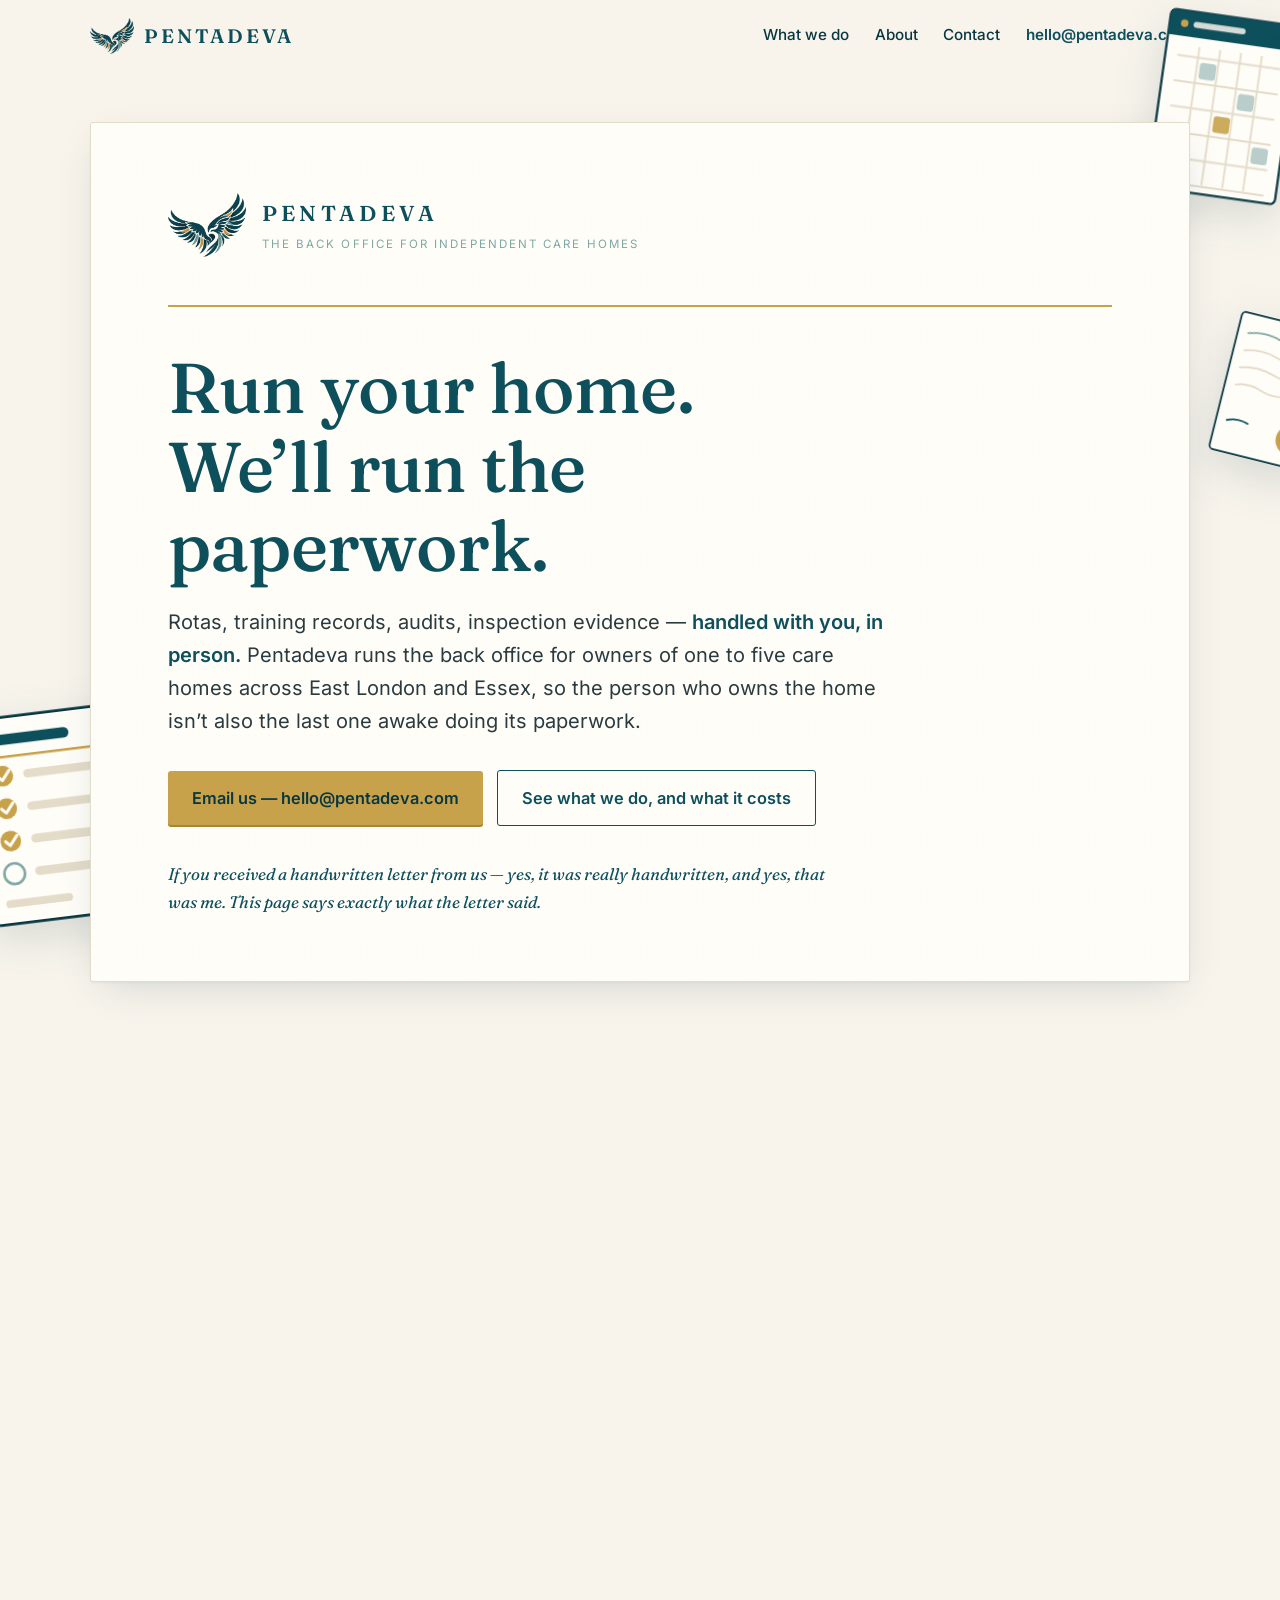
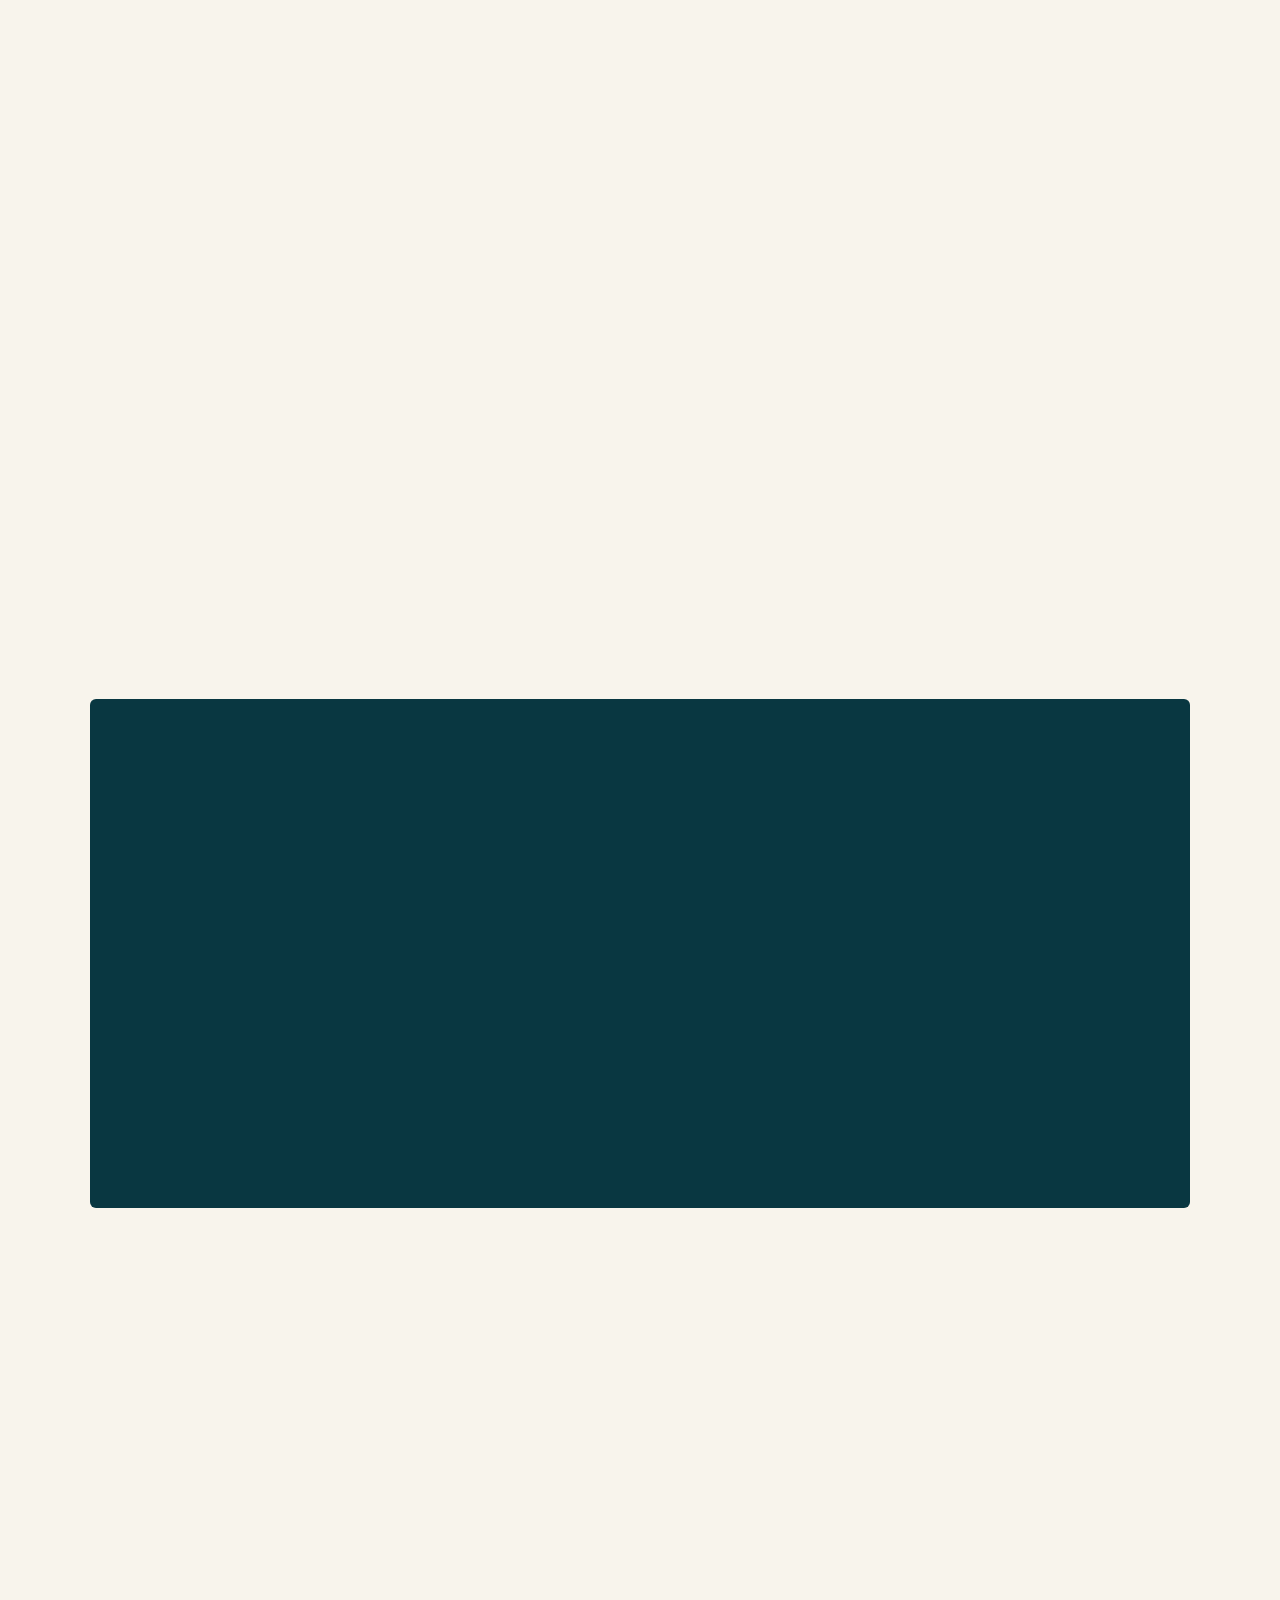
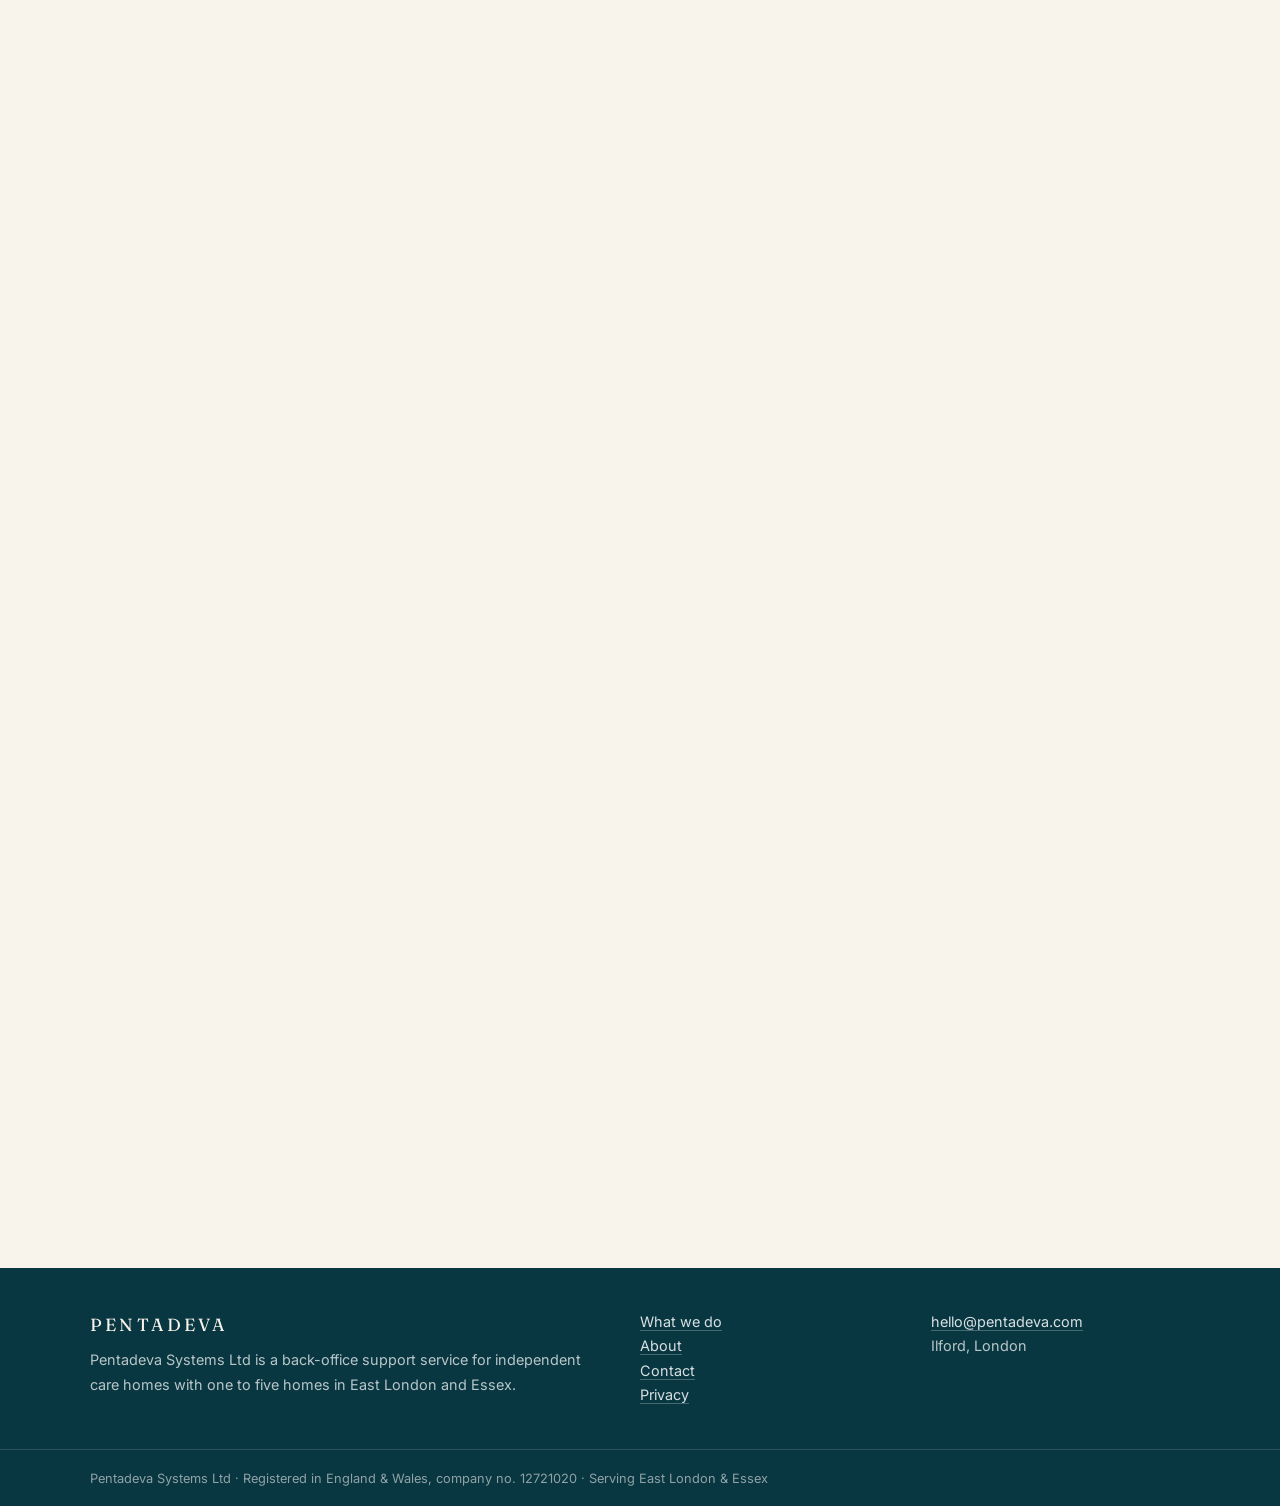
<file: index.html>
<!doctype html>
<html lang="en-GB">
<head>
<meta charset="utf-8">
<meta name="viewport" content="width=device-width, initial-scale=1">
<title>Pentadeva — The Back Office for Independent Care Homes | East London &amp; Essex</title>
<meta name="description" content="Rotas, training records, audits and CQC inspection evidence — run for you, in person, by a former Royal Navy engineer officer. For care homes with 1–5 homes across East London and Essex.">
<link rel="canonical" href="https://pentadeva.com/">
<meta property="og:type" content="website">
<meta property="og:title" content="Pentadeva — The back office for independent care homes">
<meta property="og:description" content="Rotas, training records, audits and CQC inspection evidence — handled with you, in person. East London &amp; Essex.">
<meta property="og:url" content="https://pentadeva.com/">
<meta property="og:image" content="https://pentadeva.com/assets/og-image.png">
<link rel="icon" href="/assets/favicon.svg" type="image/svg+xml">
<link rel="apple-touch-icon" href="/assets/apple-touch-icon.png">
<link rel="stylesheet" href="/assets/site.css">
<script src="/assets/motion.js" defer></script>
<script src="/assets/calc.js" defer></script>
<meta http-equiv="Content-Security-Policy" content="default-src 'self'; img-src 'self' data:; style-src 'self'; script-src 'self'; object-src 'none'; base-uri 'self'; form-action 'none'">
<script type="application/ld+json">
{
  "@context": "https://schema.org",
  "@type": "ProfessionalService",
  "name": "Pentadeva",
  "legalName": "Pentadeva Systems Ltd",
  "description": "Pentadeva Systems Ltd is a back-office support service for independent care homes with one to five homes in East London and Essex: rotas, training records, audits and CQC inspection evidence, run hands-on with the owner.",
  "url": "https://pentadeva.com/",
  "email": "hello@pentadeva.com",
  "image": "https://pentadeva.com/assets/og-image.png",
  "logo": "https://pentadeva.com/assets/logo.png",
  "priceRange": "££",
  "address": {"@type": "PostalAddress", "addressLocality": "Ilford", "addressRegion": "London", "addressCountry": "GB"},
  "areaServed": ["Redbridge","Havering","Barking and Dagenham","Waltham Forest","Ilford","Romford","Chigwell","Loughton","Buckhurst Hill","Brentwood","Essex","East London"],
  "founder": {"@type": "Person", "name": "The Founder", "jobTitle": "Founder", "description": "Former Royal Navy Weapons Engineering Officer", "url": "https://pentadeva.com/about"},
  "sameAs": ["https://find-and-update.company-information.service.gov.uk/company/12721020"]
}
</script>
</head>
<body>
<a class="skip" href="#main">Skip to content</a>

<header>
  <a class="brand" href="/"><img src="/assets/logo.png" alt="Pentadeva wings emblem" width="44" height="36"><span>PENTADEVA</span></a>
  <nav aria-label="Main">
    <a href="/services" class="hide-s">What we do</a>
    <a href="/about" class="hide-s">About</a>
    <a href="/contact">Contact</a>
    <a class="tel" href="mailto:hello@pentadeva.com">hello@pentadeva.com</a>
  </nav>
</header>

<main id="main">

  <!-- The letter -->
  <div class="hero">
    <div class="float-wrap fw1" data-para="0.10" aria-hidden="true"><img src="/assets/ill/doc-rota.svg" alt="" width="200" height="260"></div>
    <div class="float-wrap fw2" data-para="0.05" aria-hidden="true"><img src="/assets/ill/doc-audit.svg" alt="" width="200" height="260"></div>
    <div class="float-wrap fw3" data-para="0.14" aria-hidden="true"><img src="/assets/ill/doc-seal.svg" alt="" width="200" height="260"></div>
    <article class="letter" data-tilt="1.3" aria-label="Introduction">
      <div class="letter-head rise d1">
        <img src="/assets/logo.png" alt="" width="78" height="64">
        <div>
          <div class="wm">PENTADEVA</div>
          <div class="tag">THE BACK OFFICE FOR INDEPENDENT CARE HOMES</div>
        </div>
      </div>
      <hr class="gold-rule draw" aria-hidden="true">
      <h1 class="rise d2">Run your home. We&rsquo;ll run the paperwork.</h1>
      <p class="sub rise d3">Rotas, training records, audits, inspection evidence — <strong>handled with you, in person.</strong> Pentadeva runs the back office for owners of one to five care homes across East London and Essex, so the person who owns the home isn&rsquo;t also the last one awake doing its paperwork.</p>
      <div class="cta-row rise d4">
        <a class="btn btn-gold" href="mailto:hello@pentadeva.com">Email us — hello@pentadeva.com</a>
        <a class="btn btn-ghost" href="/services">See what we do, and what it costs</a>
      </div>
      <p class="ps rise d5">If you received a handwritten letter from us — yes, it was really handwritten, and yes, that was me. This page says exactly what the letter said.</p>
    </article>
  </div>

  <!-- People: the owner -->
  <section class="people" aria-label="The owner who goes home on time">
    <figure class="pframe " data-tilt="2.4">
      <div class="pf-media"><video muted loop playsinline preload="none" poster="/assets/people/owner.jpg" aria-label="A care home owner closing her laptop at the end of the day, smiling"><source src="/assets/people/owner.webm" type="video/webm"><source src="/assets/people/owner.mp4" type="video/mp4"><img src="/assets/people/owner.jpg" alt="A care home owner closing her laptop at the end of the day, smiling" width="1280" height="720"></video></div>
      <img class="frag f-tr" src="/assets/ill/frag-seal.svg" alt="" data-depth="38" width="100" height="100">
      <img class="frag f-bl hide-s" src="/assets/ill/frag-sheet.svg" alt="" data-depth="-26" width="100" height="100">
      <img class="frag f-mid hide-s" src="/assets/ill/frag-gem.svg" alt="" data-depth="54" width="100" height="100">
      <img class="frag f-br" src="/assets/ill/frag-folder.svg" alt="" data-depth="22" width="100" height="100">
      <figcaption><span class="pf-tags">ROTAS &bull; RECORDS &bull; AUDITS &bull; EVIDENCE</span><span class="pf-title">The owner who goes home on time</span></figcaption>
    </figure>
  </section>

  <!-- What you get back -->
  <section aria-labelledby="back-h">
    <h2 id="back-h">What you get back</h2>
    <p class="lede">Every care home software tool still leaves the work with you. We take the work itself.</p>
    <div class="outcomes">
      <div class="outcome">
        <img class="oicon" src="/assets/ill/icon-evenings.svg" alt="" width="200" height="200">
        <h3>Your evenings</h3>
        <p>Rotas built, training matrices and supervision due-dates tracked and chased — without you doing the chasing.</p>
      </div>
      <div class="outcome">
        <img class="oicon" src="/assets/ill/icon-ready.svg" alt="" width="200" height="200">
        <h3>Inspection readiness, permanently</h3>
        <p>Evidence filed as you go, so a CQC visit means opening a folder — not losing a fortnight reconstructing one.</p>
      </div>
      <div class="outcome">
        <img class="oicon" src="/assets/ill/icon-inbox.svg" alt="" width="200" height="200">
        <h3>An inbox under control</h3>
        <p>Supplier emails, CQC correspondence and chasers triaged — nothing missed, nothing late.</p>
      </div>
      <div class="outcome">
        <img class="oicon" src="/assets/ill/icon-team.svg" alt="" width="200" height="200">
        <h3>A calmer team</h3>
        <p>We set everything up in person and stay hands-on. Your staff never learn a new system alone.</p>
      </div>
    </div>
    <div class="people-2">
    <figure class="pframe " data-tilt="2.4">
      <div class="pf-media"><video muted loop playsinline preload="none" poster="/assets/people/carers.jpg" aria-label="Two care workers sharing a laugh over tea"><source src="/assets/people/carers.webm" type="video/webm"><source src="/assets/people/carers.mp4" type="video/mp4"><img src="/assets/people/carers.jpg" alt="Two care workers sharing a laugh over tea" width="1280" height="720"></video></div>
      <img class="frag f-tl" src="/assets/ill/frag-gem.svg" alt="" data-depth="44" width="100" height="100">
      <img class="frag f-bl hide-s" src="/assets/ill/frag-sheet.svg" alt="" data-depth="-22" width="100" height="100">
      <figcaption><span class="pf-tags">STAFF FILES &bull; TRAINING &bull; SUPERVISION</span><span class="pf-title">A calmer team</span></figcaption>
    </figure>
    <figure class="pframe " data-tilt="2.4">
      <div class="pf-media"><video muted loop playsinline preload="none" poster="/assets/people/resident.jpg" aria-label="An elderly resident laughing with a carer over a game of cards"><source src="/assets/people/resident.webm" type="video/webm"><source src="/assets/people/resident.mp4" type="video/mp4"><img src="/assets/people/resident.jpg" alt="An elderly resident laughing with a carer over a game of cards" width="1280" height="720"></video></div>
      <img class="frag f-tr" src="/assets/ill/frag-seal.svg" alt="" data-depth="36" width="100" height="100">
      <img class="frag f-bl hide-s" src="/assets/ill/frag-folder.svg" alt="" data-depth="-24" width="100" height="100">
      <figcaption><span class="pf-tags">MORE TIME &bull; WHERE IT MATTERS</span><span class="pf-title">Care, not paperwork</span></figcaption>
    </figure>
    </div>
  </section>

  <!-- How it works -->
  <section aria-labelledby="how-h">
    <h2 id="how-h">How it works</h2>
    <p class="lede">No software to learn, no upheaval, no IT project. We come to you.</p>
    <div class="steps">
      <div class="step">
        <div>
          <h3>We visit your home</h3>
          <p>A walk-through of how the home actually runs — rotas, records, routines, the binders. No preparation needed from your team.</p>
        </div>
        <img class="sart" src="/assets/ill/step-visit.svg" alt="" width="260" height="200">
      </div>
      <div class="step">
        <div>
          <h3>We set everything up, in person</h3>
          <p>Migration done by us, free. We&rsquo;re in the building until it works.</p>
        </div>
        <img class="sart" src="/assets/ill/step-setup.svg" alt="" width="260" height="200">
      </div>
      <div class="step">
        <div>
          <h3>We run it with you, month by month</h3>
          <p>Training chased, audits filed, evidence inspection-ready. You see everything; you chase nothing.</p>
        </div>
        <img class="sart" src="/assets/ill/step-rhythm.svg" alt="" width="260" height="200">
      </div>
    </div>
  </section>

  <section class="people" aria-label="What the hours are really for">
    <figure class="pframe " data-tilt="2.4">
      <div class="pf-media"><video muted loop playsinline preload="none" poster="/assets/people/family.jpg" aria-label="A care home owner laughing with his family at dinner"><source src="/assets/people/family.webm" type="video/webm"><source src="/assets/people/family.mp4" type="video/mp4"><img src="/assets/people/family.jpg" alt="A care home owner laughing with his family at dinner" width="1280" height="720"></video></div>
      <img class="frag f-tr" src="/assets/ill/frag-gem.svg" alt="" data-depth="48" width="100" height="100">
      <img class="frag f-bl hide-s" src="/assets/ill/frag-seal.svg" alt="" data-depth="-30" width="100" height="100">
      <figcaption><span class="pf-tags">EVENINGS &bull; WEEKENDS &bull; BACK</span><span class="pf-title">What the hours are really for</span></figcaption>
    </figure>
  </section>

  <!-- What it costs you now -->
  <section class="calc" aria-labelledby="calc-h">
    <h2 id="calc-h">What your back office is really costing you</h2>
    <p class="lede">Move the sliders to your own numbers. Nothing is sent anywhere &mdash; the sums happen on this page.</p>
    <div class="calc-grid">
      <div class="calc-in">
        <label for="c-hours">Hours a week on rotas, training records, audits, inspection evidence and admin email<output id="o-hours">12 hours</output></label>
        <input type="range" id="c-hours" min="4" max="30" step="1" value="12">
        <label for="c-rate">What an hour of that time costs<output id="o-rate">£25</output></label>
        <input type="range" id="c-rate" min="15" max="60" step="1" value="25">
        <p class="calc-note">The starting numbers are deliberately cautious. Managers themselves put the time lost to bureaucracy at up to 20 hours a week (<a href="https://www.laingbuissonnews.com/care-markets-content/news/time-being-wasted-on-bureaucracy-say-care-home-managers/" rel="noopener">survey of 222 managers, 2023</a>). &pound;25 an hour is a registered manager on about &pound;40,000 once employer costs are added. If it&rsquo;s your own time, it&rsquo;s worth more.</p>
      </div>
      <div class="calc-out" aria-live="polite">
        <div class="calc-big"><span id="r-month">£1,300</span><small>a month &mdash; the cost of that time, or <span id="r-hours">52 hours</span> of someone&rsquo;s month</small></div>
        <div class="calc-row"><span>Pentadeva standard rate</span><b>£749</b></div>
        <div class="calc-row"><span>You keep, every month</span><b id="r-keep">£551</b></div>
        <div class="calc-row gold"><span>At the founding rate of £449, you keep</span><b id="r-keepf">£851</b></div>
        <p class="calc-verdict" id="r-verdict">At the standard rate, Pentadeva costs less than the time it gives back.</p>
      </div>
    </div>
  </section>

  <!-- Founding offer -->
  <section aria-labelledby="offer-h">
    <div class="offer">
      <h2 id="offer-h">The Founding Partner Pilot</h2>
      <p class="scarce">Five homes only. Founding homes shape what gets built — and keep a rate nobody after them will see.</p>
      <div class="ladder">
        <div class="rung">
          <div class="price">£99<span>/month</span></div>
          <p>Months 1–3: hands-on setup, migration, and the service shaped around your home.</p>
        </div>
        <div class="rung">
          <div class="price">£449<span>/month</span></div>
          <p>Founding rate from month 4 — locked for 12 months, reserved for the first five homes.</p>
        </div>
        <div class="rung">
          <div class="price">£749<span>/month</span></div>
          <p>Standard rate from home six onwards. Founding homes never pay it in year one.</p>
        </div>
      </div>
      <p class="small">Simple Direct Debit. No setup fee, no lock-in — cancel any time after 60 days. The price is published because you shouldn&rsquo;t have to sit through a sales call to learn it. Questions? <a href="mailto:hello@pentadeva.com">Email us</a> — every message is read by the founder, not a sales team.</p>
    </div>
  </section>

  <!-- Founder -->
  <section aria-labelledby="founder-h">
    <div class="founder">
      <div class="founder-card">
        <img class="emblem" src="/assets/ill/emblem-desk.svg" alt="" width="400" height="330">
        <div class="name">The Founder</div>
        <div class="role">Former Royal Navy Weapons Engineering Officer</div>
      </div>
      <div>
        <h2 id="founder-h">Who&rsquo;s behind it</h2>
        <p>I spent my Royal Navy career as a Weapons Engineering Officer keeping safety-critical systems continuously inspection-ready. I now do the same for independent care homes — with recruitment experience from my time at Hays, the UK&rsquo;s largest recruiter.</p>
        <p>When my grandfather in Sri Lanka needed care, a well-run care service is what let our family look after him from across the world. I know what these services mean when they run well — and how much invisible paperwork it takes to run one.</p>
        <p class="quiet">Grew up in Walthamstow and Ilford, still based in Ilford. I read every email myself, and I come to you. <a href="/about">More about me and the company</a>.</p>
      </div>
    </div>
  </section>

  <!-- Areas -->
  <section class="areas" aria-labelledby="areas-h">
    <h2 id="areas-h">Where we work</h2>
    <p class="lede">Close enough to drive to you — because this service happens in your building, not on a video call. We work with independent care homes across:</p>
    <p class="boroughs">Redbridge &nbsp;·&nbsp; Havering &nbsp;·&nbsp; Barking &amp; Dagenham &nbsp;·&nbsp; Waltham Forest &nbsp;·&nbsp; Ilford &nbsp;·&nbsp; Romford &nbsp;·&nbsp; Chigwell &nbsp;·&nbsp; Loughton &nbsp;·&nbsp; Brentwood &amp; the Essex fringe</p>
    <p class="lede mt1">Nearby but not on the list? If we can drive to you, we can talk &mdash; homes further afield are taken on by arrangement.</p>
    <div class="map-wrap" data-tilt="2"><img src="/assets/ill/map-patch.svg" alt="Illustrated map of the founding patch: Waltham Forest, Redbridge, Barking &amp; Dagenham, Havering, the Epping fringe and Brentwood, with headquarters in Ilford" width="760" height="480"></div>
  </section>

</main>

<footer>
  <div class="foot-in">
    <div>
      <div class="wm">PENTADEVA</div>
      <p>Pentadeva Systems Ltd is a back-office support service for independent care homes with one to five homes in East London and Essex.</p>
    </div>
    <div>
      <ul>
        <li><a href="/services">What we do</a></li>
        <li><a href="/about">About</a></li>
        <li><a href="/contact">Contact</a></li>
        <li><a href="/privacy">Privacy</a></li>
      </ul>
    </div>
    <div>
      <ul>
        <li><a href="mailto:hello@pentadeva.com">hello@pentadeva.com</a></li>
        <li>Ilford, London</li>
      </ul>
    </div>
  </div>
  <div class="foot-legal">
    <div>Pentadeva Systems Ltd · Registered in England &amp; Wales, company no. 12721020 · Serving East London &amp; Essex</div>
  </div>
</footer>

</body>
</html>
</file>
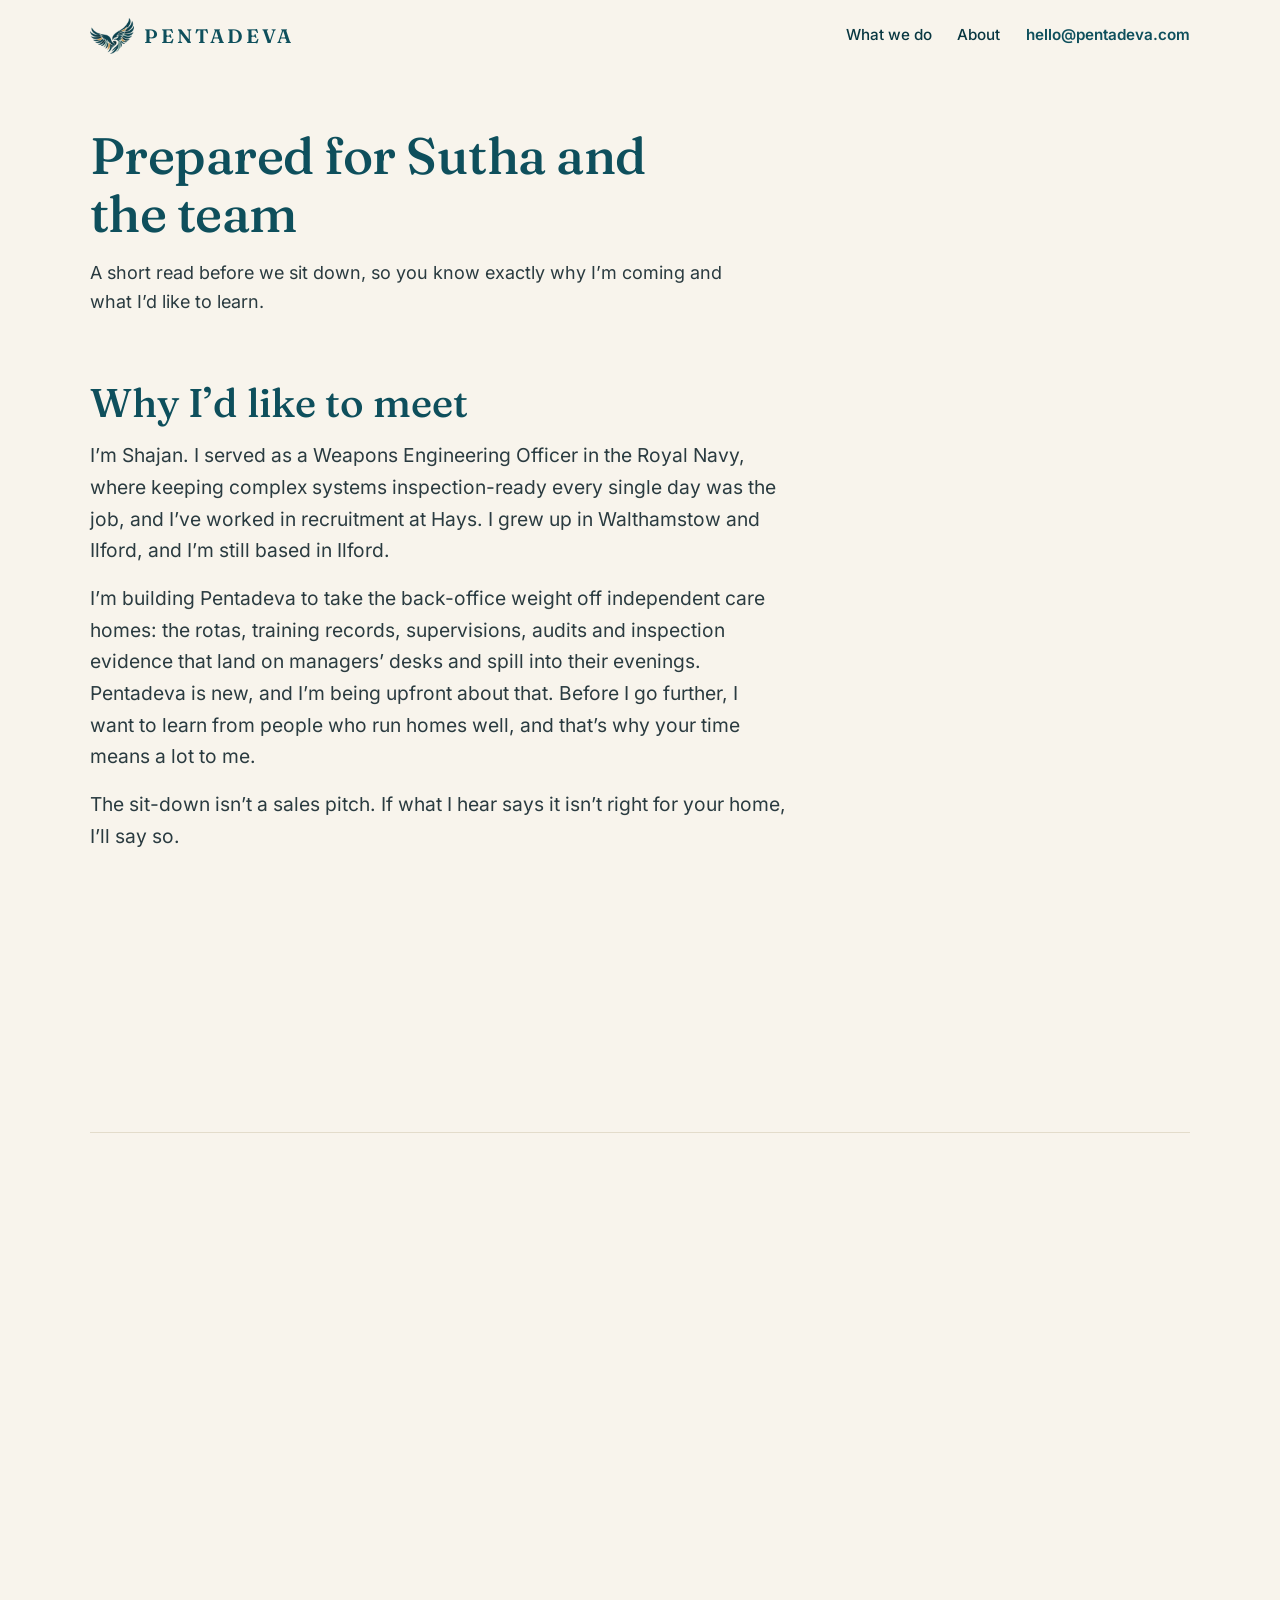
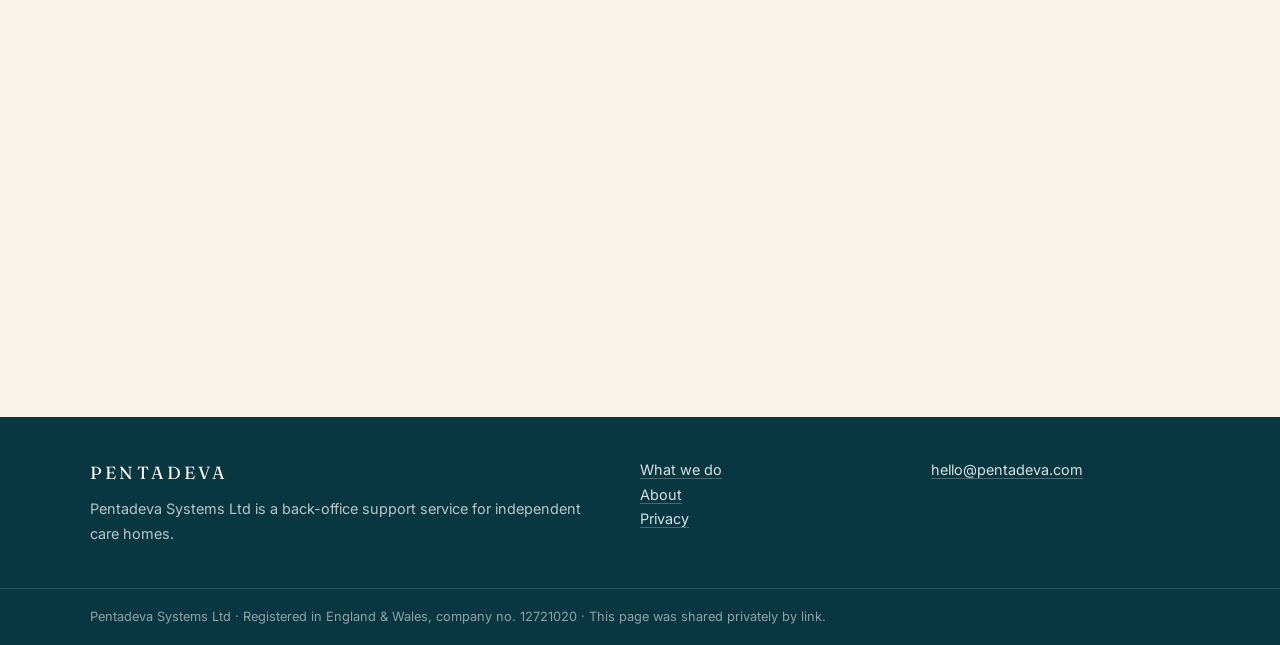
<file: for/kent-uhklek80/index.html>
<!doctype html>
<html lang="en-GB">
<head>
<meta charset="utf-8">
<meta name="viewport" content="width=device-width, initial-scale=1">
<title>Pentadeva — prepared for Sutha and the team</title>
<meta name="robots" content="noindex, nofollow, noarchive">
<meta name="referrer" content="no-referrer">
<meta property="og:type" content="website">
<meta property="og:title" content="Pentadeva — prepared for Sutha and the team">
<meta property="og:description" content="What I'd like to talk through at our sit-down, and what it would look like for your home.">
<meta property="og:image" content="https://pentadeva.com/assets/og-image.png">
<link rel="icon" href="/assets/favicon.svg" type="image/svg+xml">
<link rel="stylesheet" href="/assets/site.css">
<script src="/assets/motion.js" defer></script>
<meta http-equiv="Content-Security-Policy" content="default-src 'self'; img-src 'self' data:; style-src 'self'; script-src 'self'; object-src 'none'; base-uri 'self'; form-action 'none'">
</head>
<body>
<a class="skip" href="#main">Skip to content</a>

<header>
  <a class="brand" href="/"><img src="/assets/logo.png" alt="Pentadeva wings emblem" width="44" height="36"><span>PENTADEVA</span></a>
  <nav aria-label="Main">
    <a href="/services" class="hide-s">What we do</a>
    <a href="/about" class="hide-s">About</a>
    <a class="tel" href="mailto:hello@pentadeva.com">hello@pentadeva.com</a>
  </nav>
</header>

<main id="main">
  <div class="page-head">
    <h1>Prepared for Sutha and the team</h1>
    <p class="sub">A short read before we sit down, so you know exactly why I&rsquo;m coming and what I&rsquo;d like to learn.</p>
  </div>

  <section>
    <h2>Why I&rsquo;d like to meet</h2>
    <p class="lede">I&rsquo;m Shajan. I served as a Weapons Engineering Officer in the Royal Navy, where keeping complex systems inspection-ready every single day was the job, and I&rsquo;ve worked in recruitment at Hays. I grew up in Walthamstow and Ilford, and I&rsquo;m still based in Ilford.</p>
    <p class="lede mt1">I&rsquo;m building Pentadeva to take the back-office weight off independent care homes: the rotas, training records, supervisions, audits and inspection evidence that land on managers&rsquo; desks and spill into their evenings. Pentadeva is new, and I&rsquo;m being upfront about that. Before I go further, I want to learn from people who run homes well, and that&rsquo;s why your time means a lot to me.</p>
    <p class="lede mt1">The sit-down isn&rsquo;t a sales pitch. If what I hear says it isn&rsquo;t right for your home, I&rsquo;ll say so.</p>
  </section>

  <section>
    <h2>What the sit-down looks like</h2>
    <p class="lede">About 45 minutes, at whichever branch suits you. Nothing to prepare, nothing to show me.</p>
    <div class="steps">
      <div class="step">
        <div>
          <h3>15 minutes: I listen</h3>
          <p>How a normal week really runs, where the admin goes, and what always ends up in the evenings.</p>
        </div>
        <img class="sart" src="/assets/ill/step-visit.svg" alt="" width="260" height="200">
      </div>
      <div class="step">
        <div>
          <h3>15 minutes: a quick health check</h3>
          <p>Ten honest questions on rotas, training, audits and CQC evidence, scored together. You keep the sheet.</p>
        </div>
        <img class="sart" src="/assets/ill/step-setup.svg" alt="" width="260" height="200">
      </div>
      <div class="step">
        <div>
          <h3>15 minutes: what help could look like</h3>
          <p>If it&rsquo;s useful, a simple picture of a three-month trial at one home, and what &ldquo;good&rdquo; would look like to you.</p>
        </div>
        <img class="sart" src="/assets/ill/step-rhythm.svg" alt="" width="260" height="200">
      </div>
    </div>
  </section>

  <section>
    <h2>What comes off the manager&rsquo;s desk</h2>
    <div class="outcomes">
      <div class="outcome">
        <img class="oicon" src="/assets/ill/icon-evenings.svg" alt="" width="200" height="200">
        <h3>Rotas and cover</h3>
        <p>Built and kept up to date, with gaps flagged early so agency costs don&rsquo;t creep up.</p>
      </div>
      <div class="outcome">
        <img class="oicon" src="/assets/ill/icon-team.svg" alt="" width="200" height="200">
        <h3>Training and supervisions</h3>
        <p>Every expiry tracked and chased before it lapses. Supervisions scheduled, recorded and filed.</p>
      </div>
      <div class="outcome">
        <img class="oicon" src="/assets/ill/icon-ready.svg" alt="" width="200" height="200">
        <h3>Audits and actions</h3>
        <p>Audits run on schedule, with every action chased to closure, which is what CQC&rsquo;s good-governance standard asks for.</p>
      </div>
      <div class="outcome">
        <img class="oicon" src="/assets/ill/icon-inbox.svg" alt="" width="200" height="200">
        <h3>Ready for the new CQC framework</h3>
        <p>CQC is moving from its 34 quality statements back to key lines of enquiry around the end of 2026. Evidence filed as you go means you&rsquo;re ready either way.</p>
      </div>
    </div>
  </section>

  <section>
    <h2>See what you&rsquo;d get each month</h2>
    <p class="lede">Here is a sample monthly report for a made-up home, so you can judge the work before we meet. It&rsquo;s clearly marked as a sample and uses no real home or person. The last page is the 15-minute health check.</p>
    <p class="lede mt1"><a href="sample-report.pdf">Open the sample report (PDF, 4 pages)</a></p>
  </section>

  <section>
    <h2>If you decide to try it</h2>
    <p class="lede">The first five homes are founding homes: <strong>&pound;99 a month for the first three months</strong> while we set everything up in person, then <strong>&pound;449 a month, locked for 12 months</strong>. The standard price afterwards is &pound;749 a month. No setup fee and no lock-in: you can cancel any time after 60 days. For a group with several branches, starting with one home and seeing the difference is exactly the point.</p>
    <p class="lede mt1">The main site shows the rest, including a calculator that compares the cost with the hours it saves: <a href="/">pentadeva.com</a>.</p>
  </section>

  <section>
    <h2>Thank you</h2>
    <p class="lede">I know how stretched a home gets when someone is off sick, so I&rsquo;m grateful you&rsquo;re making time at all. Any questions before we meet, just message me or email <a href="mailto:hello@pentadeva.com">hello@pentadeva.com</a>.</p>
    <p class="lede mt1">Shajan</p>
  </section>
</main>

<footer>
  <div class="foot-in">
    <div>
      <div class="wm">PENTADEVA</div>
      <p>Pentadeva Systems Ltd is a back-office support service for independent care homes.</p>
    </div>
    <div>
      <ul>
        <li><a href="/services">What we do</a></li>
        <li><a href="/about">About</a></li>
        <li><a href="/privacy">Privacy</a></li>
      </ul>
    </div>
    <div>
      <ul>
        <li><a href="mailto:hello@pentadeva.com">hello@pentadeva.com</a></li>
      </ul>
    </div>
  </div>
  <div class="foot-legal">
    <div>Pentadeva Systems Ltd · Registered in England &amp; Wales, company no. 12721020 · This page was shared privately by link.</div>
  </div>
</footer>

</body>
</html>
</file>
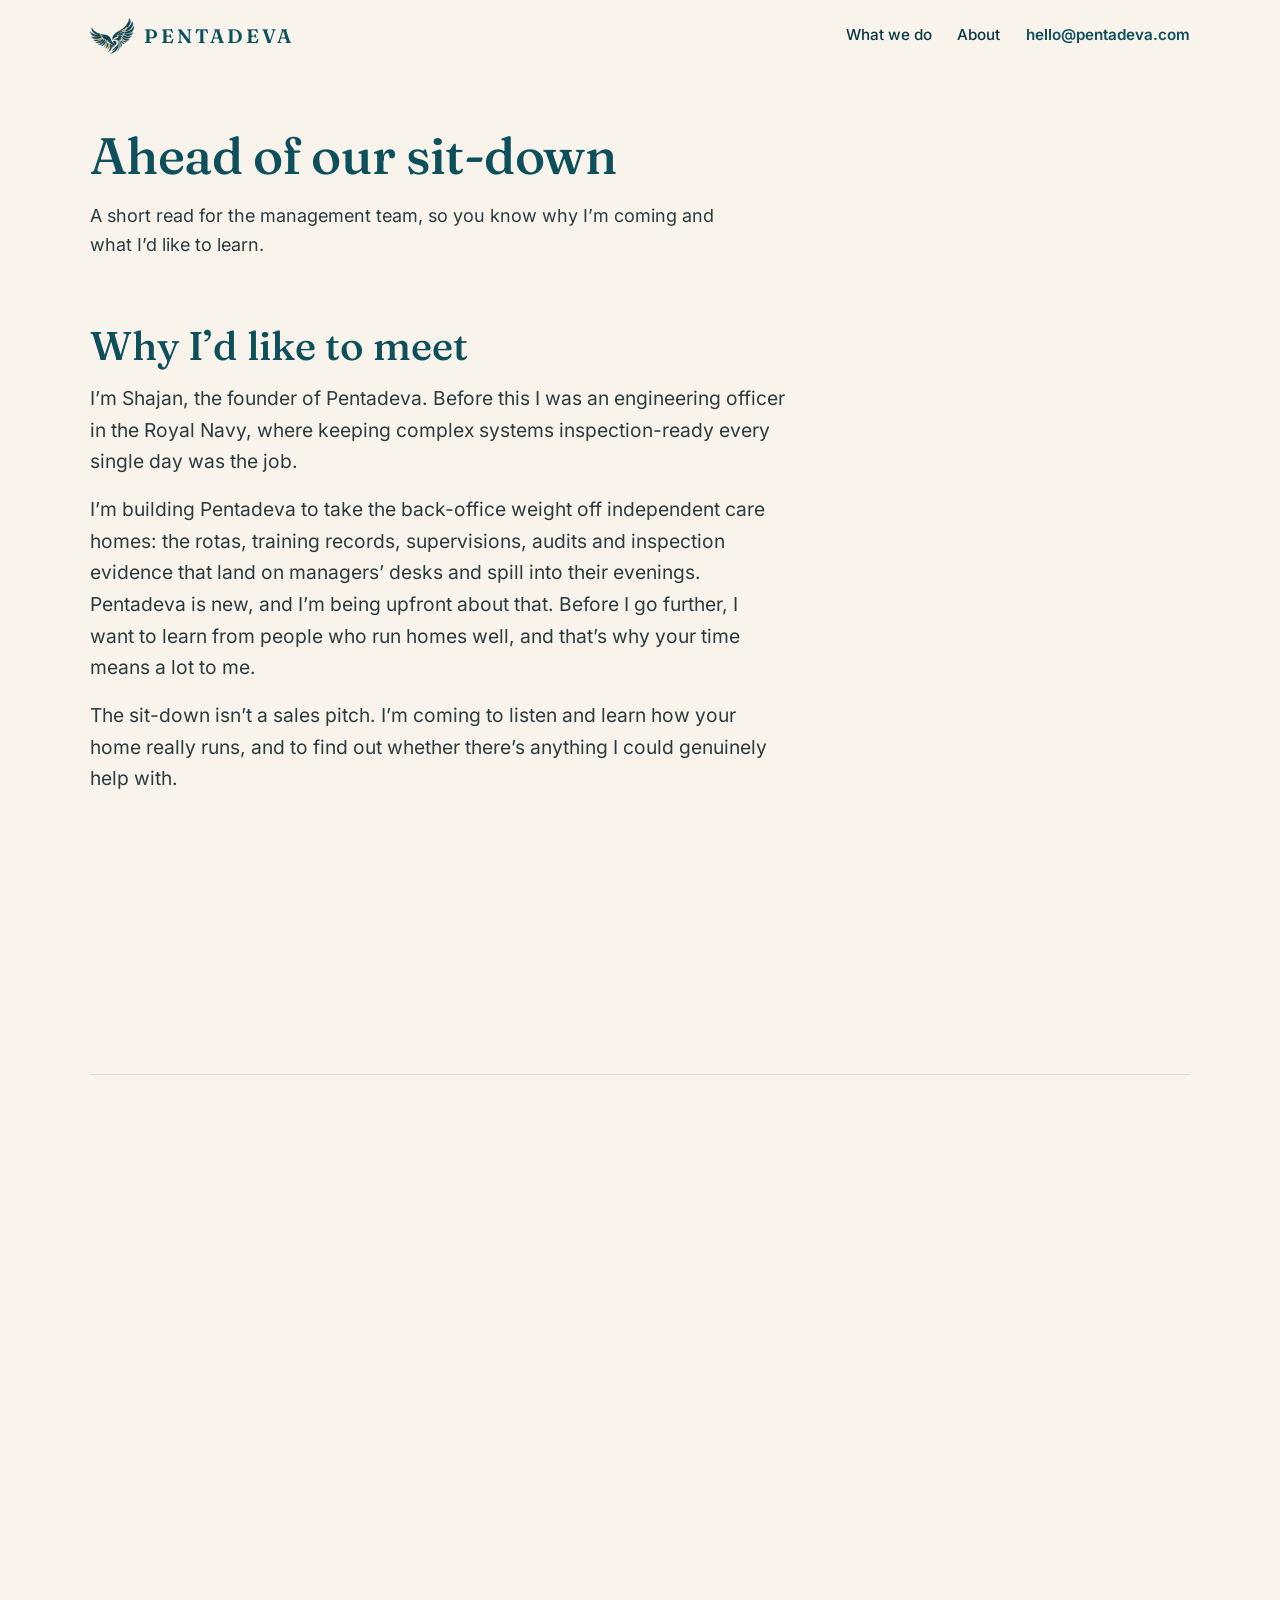
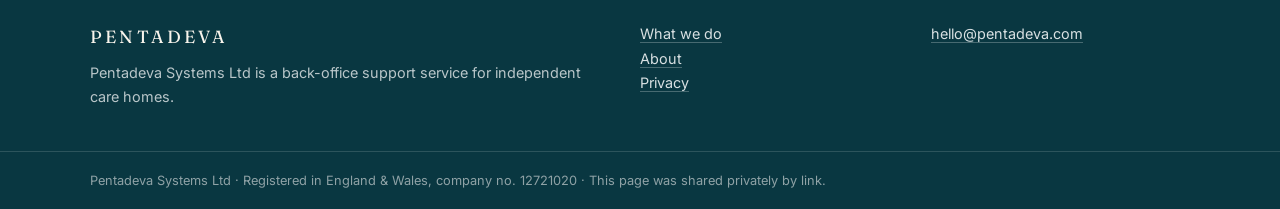
<file: for/sutha/kent/index.html>
<!doctype html>
<html lang="en-GB">
<head>
<meta charset="utf-8">
<meta name="viewport" content="width=device-width, initial-scale=1">
<title>Pentadeva — ahead of our sit-down</title>
<meta name="robots" content="noindex, nofollow, noarchive">
<meta name="referrer" content="no-referrer">
<meta property="og:type" content="website">
<meta property="og:title" content="Pentadeva — ahead of our sit-down">
<meta property="og:description" content="Why I'm coming, what I'd like to learn, and what I'm building.">
<meta property="og:image" content="https://pentadeva.com/assets/og-image.png">
<link rel="icon" href="/assets/favicon.svg" type="image/svg+xml">
<link rel="stylesheet" href="/assets/site.css">
<script src="/assets/motion.js" defer></script>
<meta http-equiv="Content-Security-Policy" content="default-src 'self'; img-src 'self' data:; style-src 'self'; script-src 'self'; object-src 'none'; base-uri 'self'; form-action 'none'">
</head>
<body>
<a class="skip" href="#main">Skip to content</a>

<header>
  <a class="brand" href="/"><img src="/assets/logo.png" alt="Pentadeva wings emblem" width="44" height="36"><span>PENTADEVA</span></a>
  <nav aria-label="Main">
    <a href="/services" class="hide-s">What we do</a>
    <a href="/about" class="hide-s">About</a>
    <a class="tel" href="mailto:hello@pentadeva.com">hello@pentadeva.com</a>
  </nav>
</header>

<main id="main">
  <div class="page-head">
    <h1>Ahead of our sit-down</h1>
    <p class="sub">A short read for the management team, so you know why I&rsquo;m coming and what I&rsquo;d like to learn.</p>
  </div>

  <section>
    <h2>Why I&rsquo;d like to meet</h2>
    <p class="lede">I&rsquo;m Shajan, the founder of Pentadeva. Before this I was an engineering officer in the Royal Navy, where keeping complex systems inspection-ready every single day was the job.</p>
    <p class="lede mt1">I&rsquo;m building Pentadeva to take the back-office weight off independent care homes: the rotas, training records, supervisions, audits and inspection evidence that land on managers&rsquo; desks and spill into their evenings. Pentadeva is new, and I&rsquo;m being upfront about that. Before I go further, I want to learn from people who run homes well, and that&rsquo;s why your time means a lot to me.</p>
    <p class="lede mt1">The sit-down isn&rsquo;t a sales pitch. I&rsquo;m coming to listen and learn how your home really runs, and to find out whether there&rsquo;s anything I could genuinely help with.</p>
  </section>

  <section>
    <h2>What the sit-down looks like</h2>
    <p class="lede">About 45 minutes, at whichever branch suits you. Nothing to prepare, nothing to show me.</p>
    <div class="steps">
      <div class="step">
        <div>
          <h3>15 minutes: I listen</h3>
          <p>How a normal week really runs, where the admin goes, and what always ends up in the evenings.</p>
        </div>
        <img class="sart" src="/assets/ill/step-visit.svg" alt="" width="260" height="200">
      </div>
      <div class="step">
        <div>
          <h3>15 minutes: a quick health check</h3>
          <p>Ten honest questions on rotas, training, audits and CQC evidence, scored together. You keep the sheet.</p>
        </div>
        <img class="sart" src="/assets/ill/step-setup.svg" alt="" width="260" height="200">
      </div>
      <div class="step">
        <div>
          <h3>15 minutes: your thoughts</h3>
          <p>What you&rsquo;d want from help like this, if anything, and what I&rsquo;ve missed. Your feedback shapes what I build.</p>
        </div>
        <img class="sart" src="/assets/ill/step-rhythm.svg" alt="" width="260" height="200">
      </div>
    </div>
  </section>

  <section>
    <h2>What I&rsquo;m building</h2>
    <p class="lede">A service that takes four kinds of work off a manager&rsquo;s desk:</p>
    <div class="outcomes">
      <div class="outcome">
        <img class="oicon" src="/assets/ill/icon-evenings.svg" alt="" width="200" height="200">
        <h3>Rotas and cover</h3>
        <p>Built and kept up to date, with gaps flagged early so agency costs don&rsquo;t creep up.</p>
      </div>
      <div class="outcome">
        <img class="oicon" src="/assets/ill/icon-team.svg" alt="" width="200" height="200">
        <h3>Training and supervisions</h3>
        <p>Every expiry tracked and chased before it lapses. Supervisions scheduled, recorded and filed.</p>
      </div>
      <div class="outcome">
        <img class="oicon" src="/assets/ill/icon-ready.svg" alt="" width="200" height="200">
        <h3>Audits and actions</h3>
        <p>Audits run on schedule, with every action chased to closure, which is what CQC&rsquo;s good-governance standard asks for.</p>
      </div>
      <div class="outcome">
        <img class="oicon" src="/assets/ill/icon-inbox.svg" alt="" width="200" height="200">
        <h3>Ready for the new CQC framework</h3>
        <p>CQC is moving from its 34 quality statements back to key lines of enquiry around the end of 2026. Evidence filed as you go means you&rsquo;re ready either way.</p>
      </div>
    </div>
  </section>

  <section>
    <h2>An example of the work</h2>
    <p class="lede">So you can picture it, here is a sample monthly report for a made-up home. It&rsquo;s clearly marked as a sample and uses no real home or person. The last page is the 15-minute health check.</p>
    <p class="lede mt1"><a href="sample-report.pdf">Open the sample report (PDF, 4 pages)</a></p>
  </section>

  <section>
    <h2>Thank you</h2>
    <p class="lede">I know how stretched a home gets when someone is off sick, so I&rsquo;m grateful you&rsquo;re making time at all, and thank you to Sutha Anna for arranging it. If you&rsquo;re curious, the main site at <a href="/">pentadeva.com</a> shows more of what I&rsquo;m building. Any questions before we meet, just email <a href="mailto:hello@pentadeva.com">hello@pentadeva.com</a>.</p>
    <p class="lede mt1">Shajan</p>
  </section>
</main>

<footer>
  <div class="foot-in">
    <div>
      <div class="wm">PENTADEVA</div>
      <p>Pentadeva Systems Ltd is a back-office support service for independent care homes.</p>
    </div>
    <div>
      <ul>
        <li><a href="/services">What we do</a></li>
        <li><a href="/about">About</a></li>
        <li><a href="/privacy">Privacy</a></li>
      </ul>
    </div>
    <div>
      <ul>
        <li><a href="mailto:hello@pentadeva.com">hello@pentadeva.com</a></li>
      </ul>
    </div>
  </div>
  <div class="foot-legal">
    <div>Pentadeva Systems Ltd · Registered in England &amp; Wales, company no. 12721020 · This page was shared privately by link.</div>
  </div>
</footer>

</body>
</html>
</file>
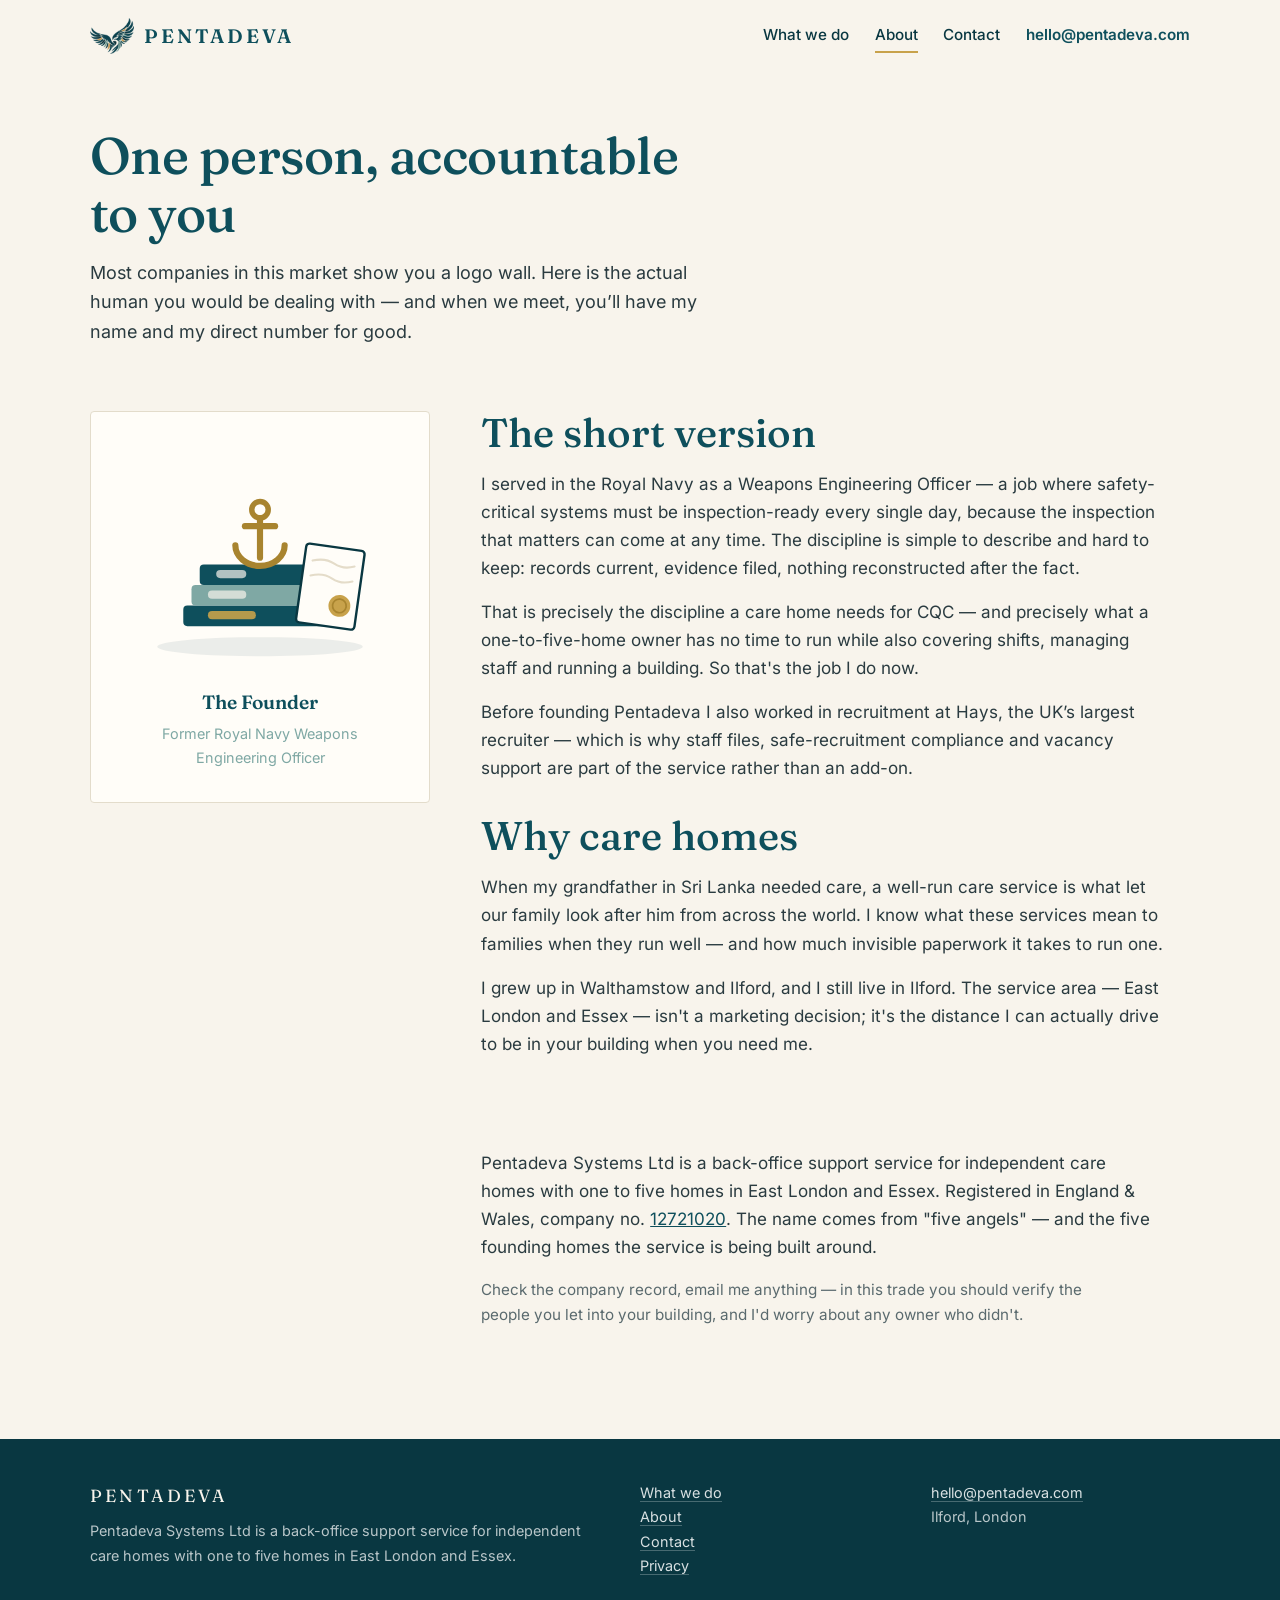
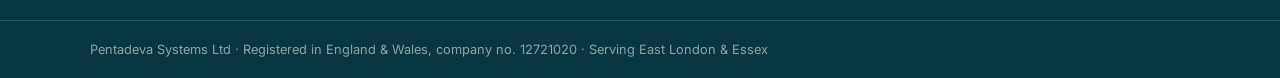
<file: about.html>
<!doctype html>
<html lang="en-GB">
<head>
<meta charset="utf-8">
<meta name="viewport" content="width=device-width, initial-scale=1">
<title>About the Founder &amp; Pentadeva | Care Home Back-Office Support</title>
<meta name="description" content="Pentadeva was founded by a former Royal Navy Weapons Engineering Officer based in Ilford. One person, accountable to you, running the back office for independent care homes.">
<link rel="canonical" href="https://pentadeva.com/about">
<meta property="og:type" content="profile">
<meta property="og:title" content="About Pentadeva &amp; its founder">
<meta property="og:description" content="Former Royal Navy engineer officer, based in Ilford. The back office for independent care homes.">
<meta property="og:url" content="https://pentadeva.com/about">
<meta property="og:image" content="https://pentadeva.com/assets/og-image.png">
<link rel="icon" href="/assets/favicon.svg" type="image/svg+xml">
<link rel="apple-touch-icon" href="/assets/apple-touch-icon.png">
<link rel="stylesheet" href="/assets/site.css">
<script src="/assets/motion.js" defer></script>
<meta http-equiv="Content-Security-Policy" content="default-src 'self'; img-src 'self' data:; style-src 'self'; script-src 'self'; object-src 'none'; base-uri 'self'; form-action 'none'">
</head>
<body>
<a class="skip" href="#main">Skip to content</a>

<header>
  <a class="brand" href="/"><img src="/assets/logo.png" alt="Pentadeva wings emblem" width="44" height="36"><span>PENTADEVA</span></a>
  <nav aria-label="Main">
    <a href="/services" class="hide-s">What we do</a>
    <a href="/about" aria-current="page" class="hide-s">About</a>
    <a href="/contact">Contact</a>
    <a class="tel" href="mailto:hello@pentadeva.com">hello@pentadeva.com</a>
  </nav>
</header>

<main id="main">
  <div class="page-head">
    <h1>One person, accountable to you</h1>
    <p class="sub">Most companies in this market show you a logo wall. Here is the actual human you would be dealing with &mdash; and when we meet, you&rsquo;ll have my name and my direct number for good.</p>
  </div>

  <section>
    <div class="founder">
      <div class="founder-card">
        <img class="emblem" src="/assets/ill/emblem-desk.svg" alt="" width="400" height="330">
        <div class="name">The Founder</div>
        <div class="role">Former Royal Navy Weapons Engineering Officer</div>
      </div>
      <div>
        <h2>The short version</h2>
        <p>I served in the Royal Navy as a Weapons Engineering Officer — a job where safety-critical systems must be inspection-ready every single day, because the inspection that matters can come at any time. The discipline is simple to describe and hard to keep: records current, evidence filed, nothing reconstructed after the fact.</p>
        <p>That is precisely the discipline a care home needs for CQC — and precisely what a one-to-five-home owner has no time to run while also covering shifts, managing staff and running a building. So that's the job I do now.</p>
        <p>Before founding Pentadeva I also worked in recruitment at Hays, the UK&rsquo;s largest recruiter — which is why staff files, safe-recruitment compliance and vacancy support are part of the service rather than an add-on.</p>
        <h2 class="mt2">Why care homes</h2>
        <p>When my grandfather in Sri Lanka needed care, a well-run care service is what let our family look after him from across the world. I know what these services mean to families when they run well — and how much invisible paperwork it takes to run one.</p>
        <p>I grew up in Walthamstow and Ilford, and I still live in Ilford. The service area — East London and Essex — isn't a marketing decision; it's the distance I can actually drive to be in your building when you need me.</p>
        <h2 class="mt2">The company</h2>
        <p>Pentadeva Systems Ltd is a back-office support service for independent care homes with one to five homes in East London and Essex. Registered in England &amp; Wales, company no. <a href="https://find-and-update.company-information.service.gov.uk/company/12721020" rel="noopener">12721020</a>. The name comes from "five angels" — and the five founding homes the service is being built around.</p>
        <p class="quiet">Check the company record, email me anything — in this trade you should verify the people you let into your building, and I'd worry about any owner who didn't.</p>
      </div>
    </div>
  </section>
</main>

<footer>
  <div class="foot-in">
    <div>
      <div class="wm">PENTADEVA</div>
      <p>Pentadeva Systems Ltd is a back-office support service for independent care homes with one to five homes in East London and Essex.</p>
    </div>
    <div>
      <ul>
        <li><a href="/services">What we do</a></li>
        <li><a href="/about">About</a></li>
        <li><a href="/contact">Contact</a></li>
        <li><a href="/privacy">Privacy</a></li>
      </ul>
    </div>
    <div>
      <ul>
        <li><a href="mailto:hello@pentadeva.com">hello@pentadeva.com</a></li>
        <li>Ilford, London</li>
      </ul>
    </div>
  </div>
  <div class="foot-legal">
    <div>Pentadeva Systems Ltd · Registered in England &amp; Wales, company no. 12721020 · Serving East London &amp; Essex</div>
  </div>
</footer>

</body>
</html>
</file>
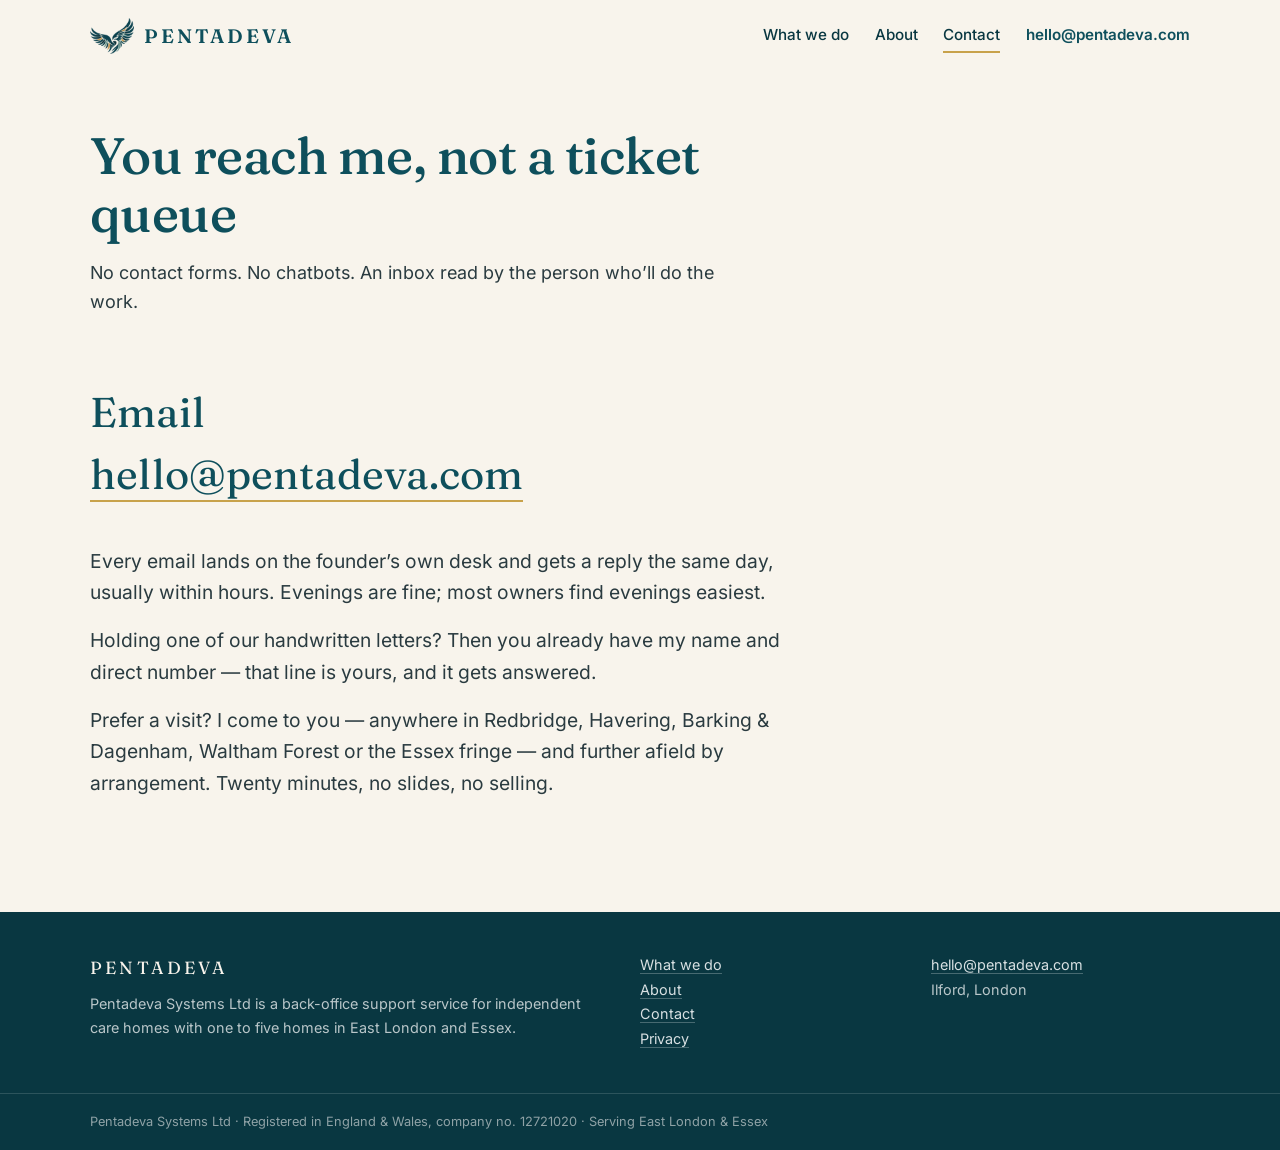
<file: contact.html>
<!doctype html>
<html lang="en-GB">
<head>
<meta charset="utf-8">
<meta name="viewport" content="width=device-width, initial-scale=1">
<title>Contact Pentadeva — Email the Founder&rsquo;s Desk</title>
<meta name="description" content="Email hello@pentadeva.com — read and answered by the founder, no contact forms, no ticket queues. East London &amp; Essex care home back-office support.">
<link rel="canonical" href="https://pentadeva.com/contact">
<meta property="og:type" content="website">
<meta property="og:title" content="Contact Pentadeva">
<meta property="og:description" content="Email the founder directly. East London &amp; Essex.">
<meta property="og:url" content="https://pentadeva.com/contact">
<meta property="og:image" content="https://pentadeva.com/assets/og-image.png">
<link rel="icon" href="/assets/favicon.svg" type="image/svg+xml">
<link rel="apple-touch-icon" href="/assets/apple-touch-icon.png">
<link rel="stylesheet" href="/assets/site.css">
<script src="/assets/motion.js" defer></script>
<meta http-equiv="Content-Security-Policy" content="default-src 'self'; img-src 'self' data:; style-src 'self'; script-src 'self'; object-src 'none'; base-uri 'self'; form-action 'none'">
</head>
<body>
<a class="skip" href="#main">Skip to content</a>

<header>
  <a class="brand" href="/"><img src="/assets/logo.png" alt="Pentadeva wings emblem" width="44" height="36"><span>PENTADEVA</span></a>
  <nav aria-label="Main">
    <a href="/services" class="hide-s">What we do</a>
    <a href="/about" class="hide-s">About</a>
    <a href="/contact" aria-current="page">Contact</a>
    <a class="tel" href="mailto:hello@pentadeva.com">hello@pentadeva.com</a>
  </nav>
</header>

<main id="main">
  <div class="page-head">
    <h1>You reach me, not a ticket queue</h1>
    <p class="sub">No contact forms. No chatbots. An inbox read by the person who&rsquo;ll do the work.</p>
  </div>

  <section>
    <p class="contact-big">Email<br><a href="mailto:hello@pentadeva.com">hello@pentadeva.com</a></p>
    <p class="lede mt25">Every email lands on the founder&rsquo;s own desk and gets a reply the same day, usually within hours. Evenings are fine; most owners find evenings easiest.</p>
    <p class="lede mt1">Holding one of our handwritten letters? Then you already have my name and direct number &mdash; that line is yours, and it gets answered.</p>
    <p class="lede mt1">Prefer a visit? I come to you — anywhere in Redbridge, Havering, Barking &amp; Dagenham, Waltham Forest or the Essex fringe &mdash; and further afield by arrangement. Twenty minutes, no slides, no selling.</p>
  </section>
</main>

<footer>
  <div class="foot-in">
    <div>
      <div class="wm">PENTADEVA</div>
      <p>Pentadeva Systems Ltd is a back-office support service for independent care homes with one to five homes in East London and Essex.</p>
    </div>
    <div>
      <ul>
        <li><a href="/services">What we do</a></li>
        <li><a href="/about">About</a></li>
        <li><a href="/contact">Contact</a></li>
        <li><a href="/privacy">Privacy</a></li>
      </ul>
    </div>
    <div>
      <ul>
        <li><a href="mailto:hello@pentadeva.com">hello@pentadeva.com</a></li>
        <li>Ilford, London</li>
      </ul>
    </div>
  </div>
  <div class="foot-legal">
    <div>Pentadeva Systems Ltd · Registered in England &amp; Wales, company no. 12721020 · Serving East London &amp; Essex</div>
  </div>
</footer>

</body>
</html>
</file>
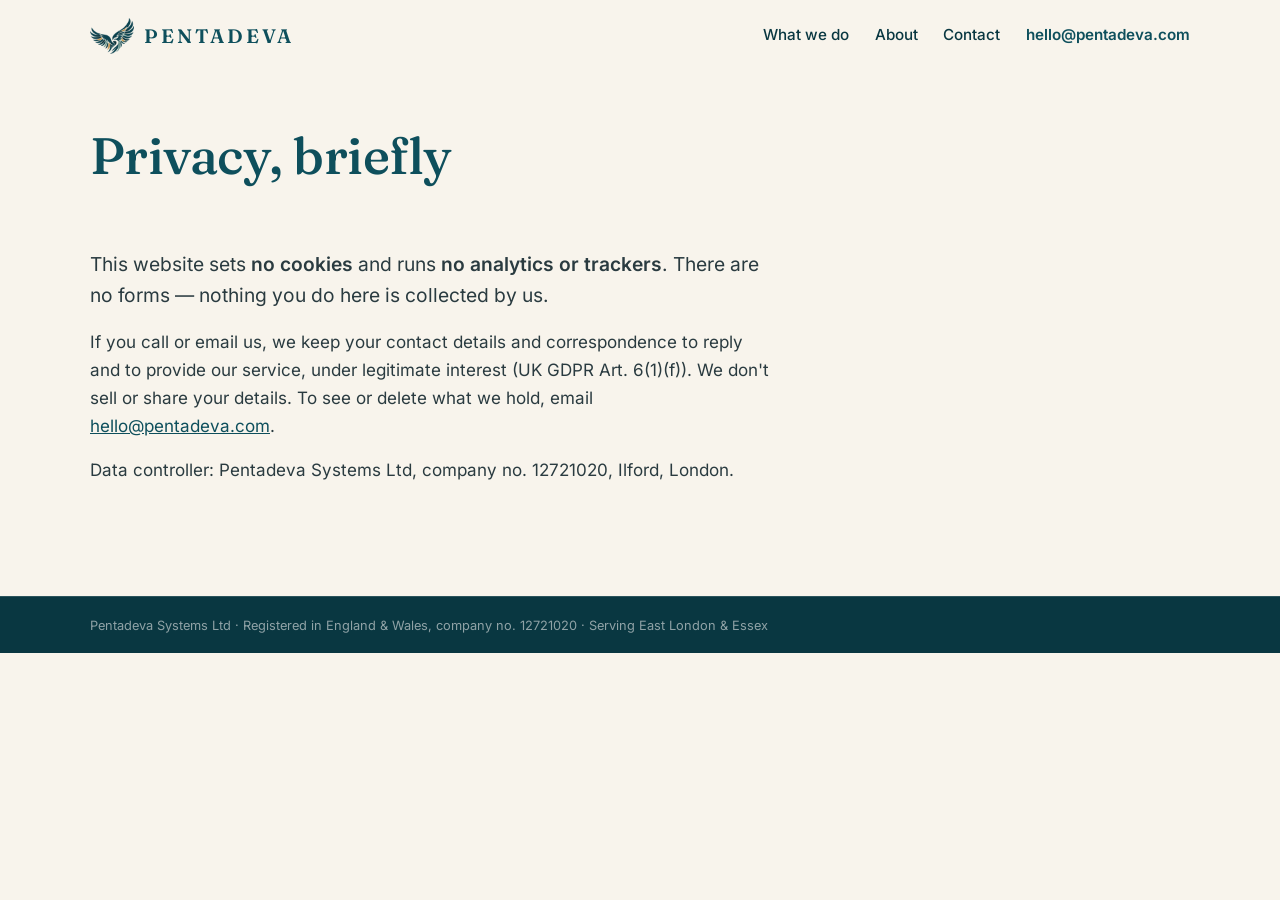
<file: privacy.html>
<!doctype html>
<html lang="en-GB">
<head>
<meta charset="utf-8">
<meta name="viewport" content="width=device-width, initial-scale=1">
<title>Privacy — Pentadeva</title>
<meta name="description" content="Pentadeva's privacy notice. This website sets no cookies and runs no trackers.">
<link rel="canonical" href="https://pentadeva.com/privacy">
<link rel="icon" href="/assets/favicon.svg" type="image/svg+xml">
<link rel="stylesheet" href="/assets/site.css">
<meta http-equiv="Content-Security-Policy" content="default-src 'self'; img-src 'self' data:; style-src 'self'; script-src 'self'; object-src 'none'; base-uri 'self'; form-action 'none'">
<meta name="robots" content="noindex">
</head>
<body>
<a class="skip" href="#main">Skip to content</a>
<header>
  <a class="brand" href="/"><img src="/assets/logo.png" alt="Pentadeva wings emblem" width="44" height="36"><span>PENTADEVA</span></a>
  <nav aria-label="Main"><a href="/services" class="hide-s">What we do</a><a href="/about" class="hide-s">About</a><a href="/contact">Contact</a><a class="tel" href="mailto:hello@pentadeva.com">hello@pentadeva.com</a></nav>
</header>
<main id="main">
  <div class="page-head"><h1>Privacy, briefly</h1></div>
  <section>
    <p class="lede">This website sets <strong>no cookies</strong> and runs <strong>no analytics or trackers</strong>. There are no forms — nothing you do here is collected by us.</p>
    <p class="mt1">If you call or email us, we keep your contact details and correspondence to reply and to provide our service, under legitimate interest (UK GDPR Art. 6(1)(f)). We don't sell or share your details. To see or delete what we hold, email <a href="mailto:hello@pentadeva.com">hello@pentadeva.com</a>.</p>
    <p class="quiet mt1">Data controller: Pentadeva Systems Ltd, company no. 12721020, Ilford, London.</p>
  </section>
</main>
<footer>
  <div class="foot-legal"><div>Pentadeva Systems Ltd · Registered in England &amp; Wales, company no. 12721020 · Serving East London &amp; Essex</div></div>
</footer>
</body>
</html>
</file>
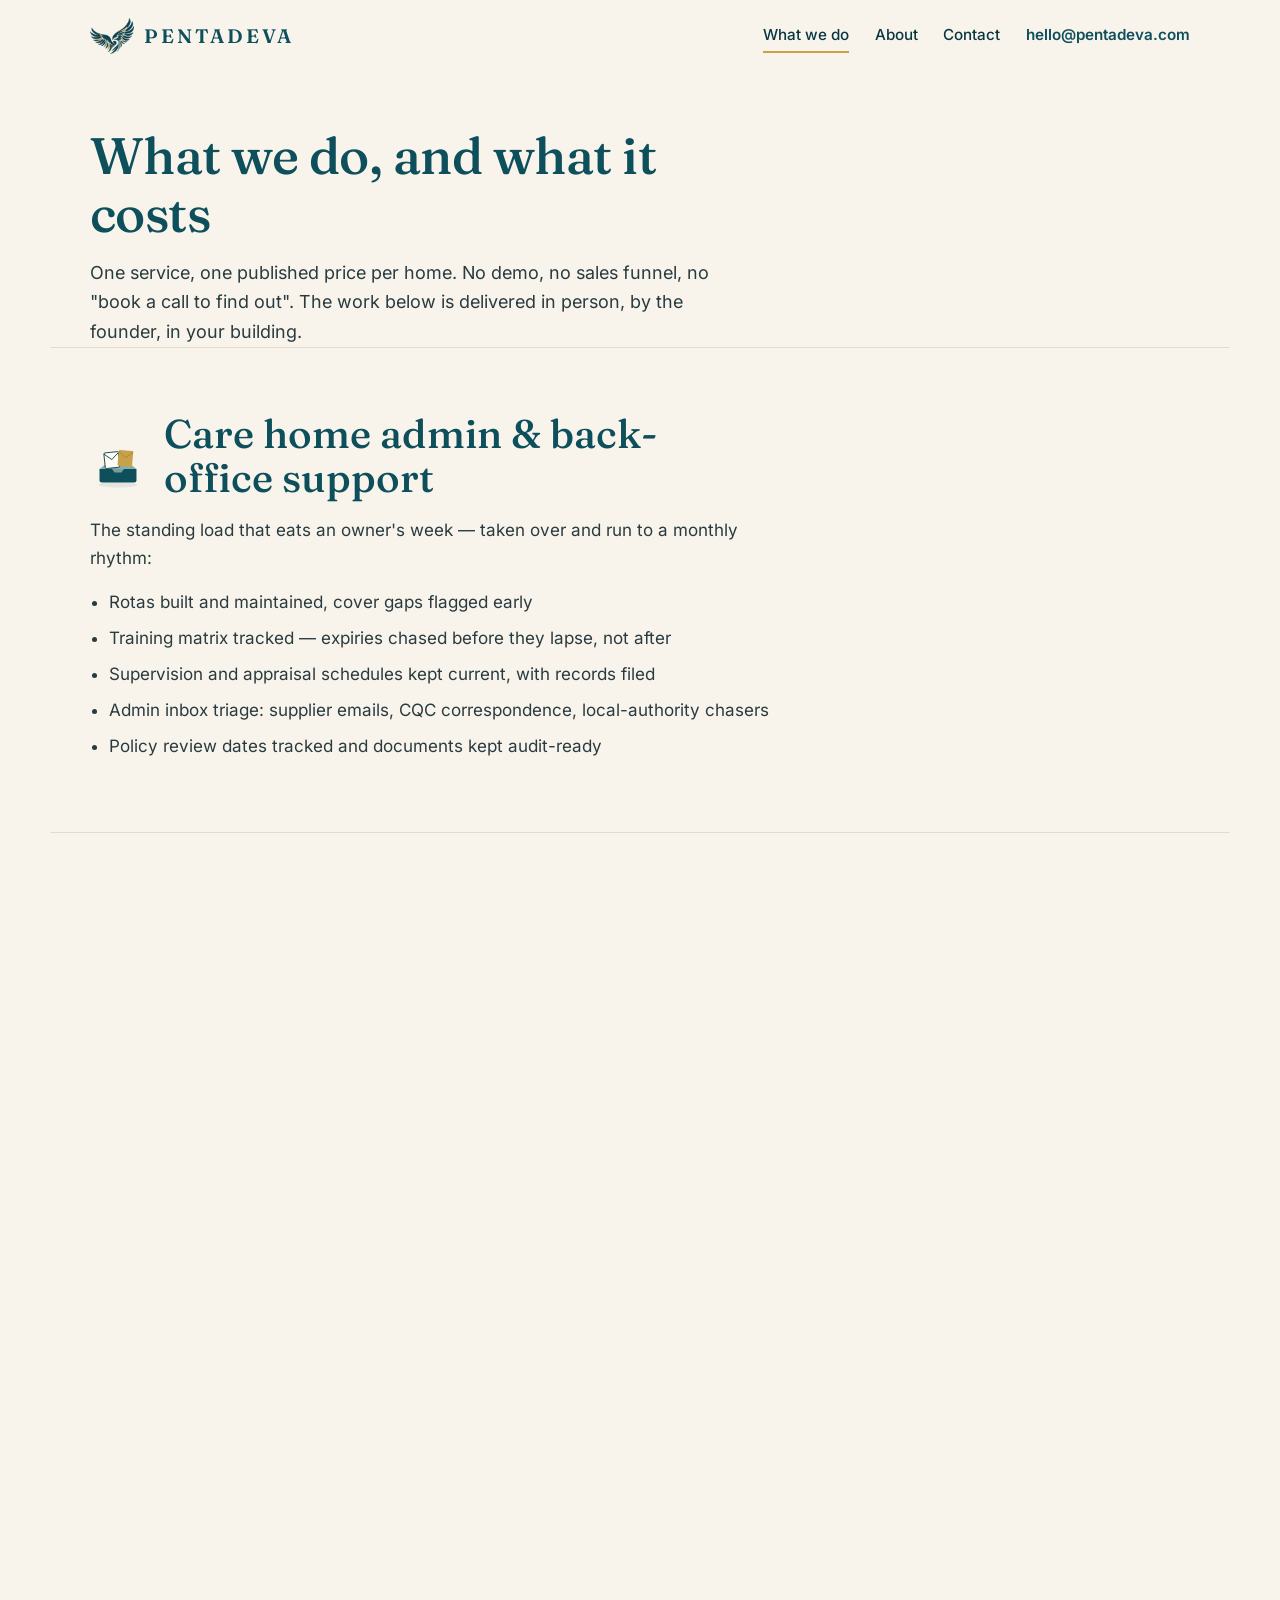
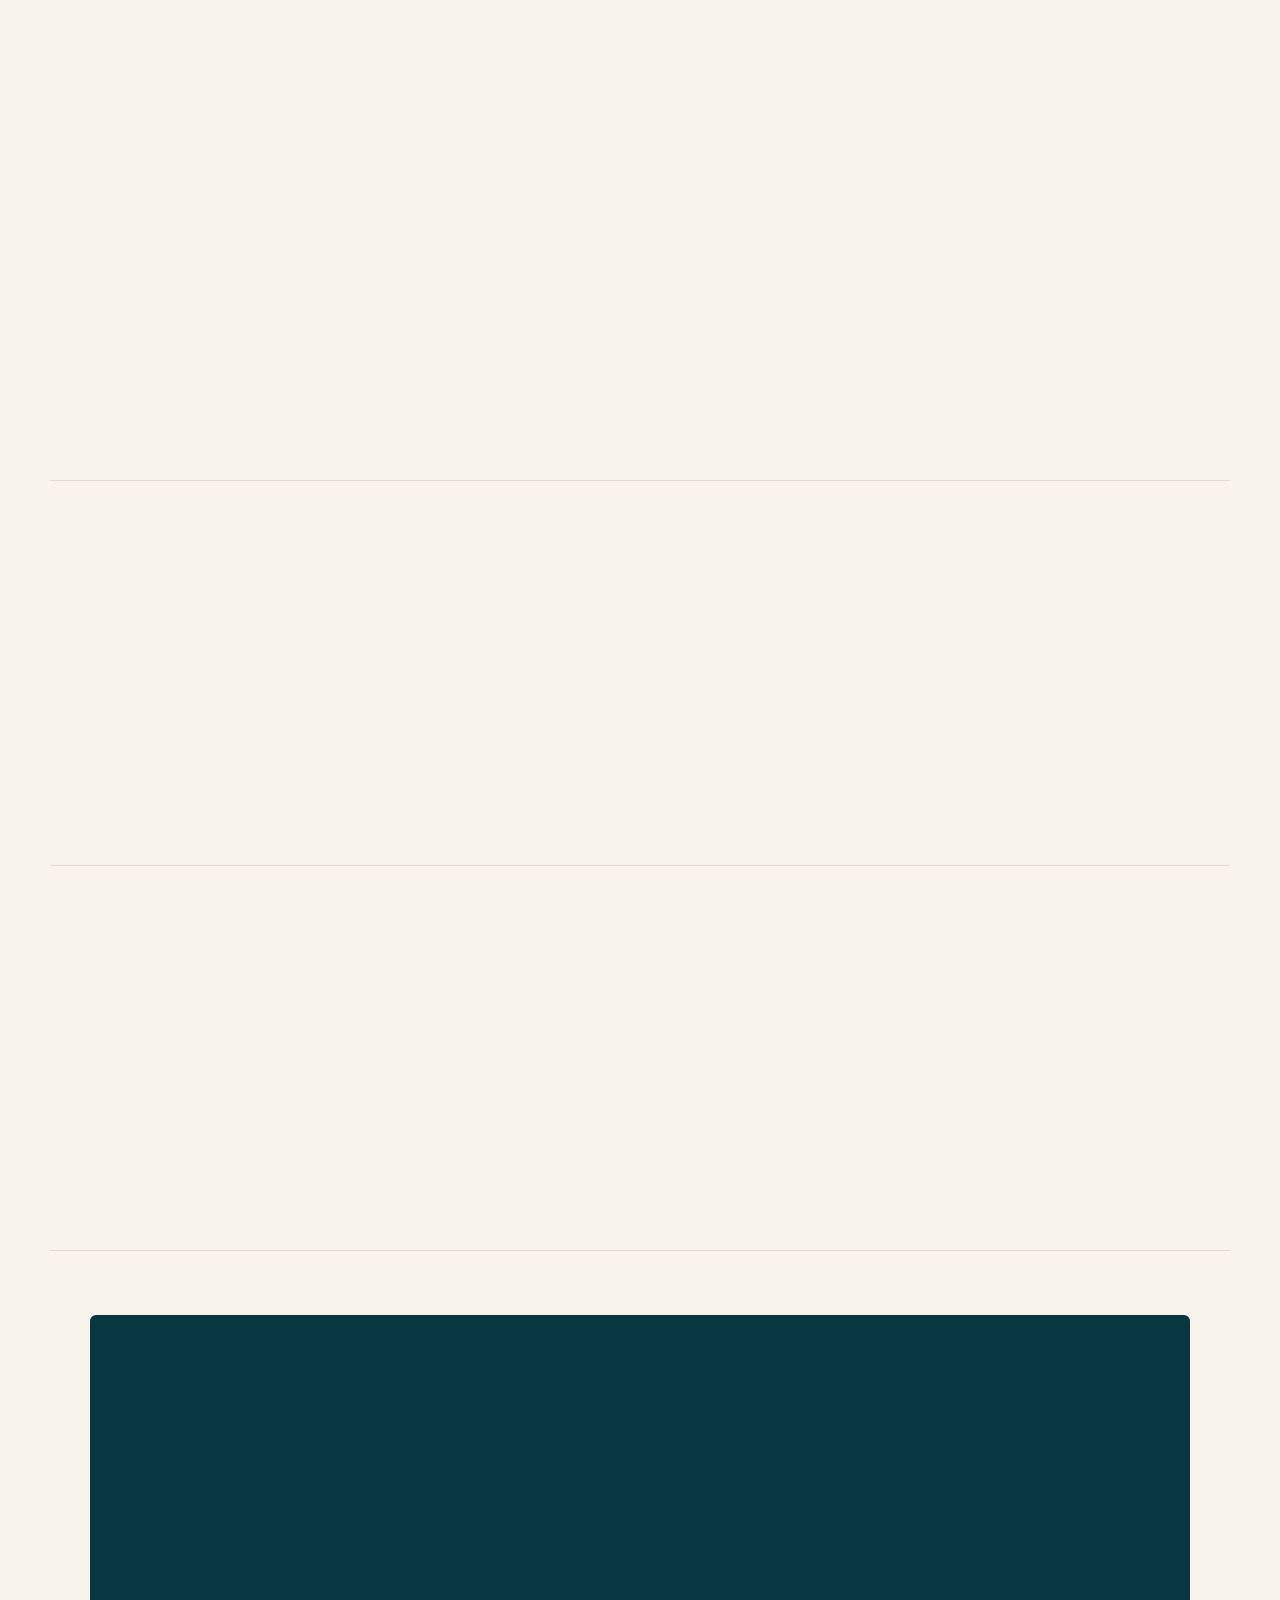
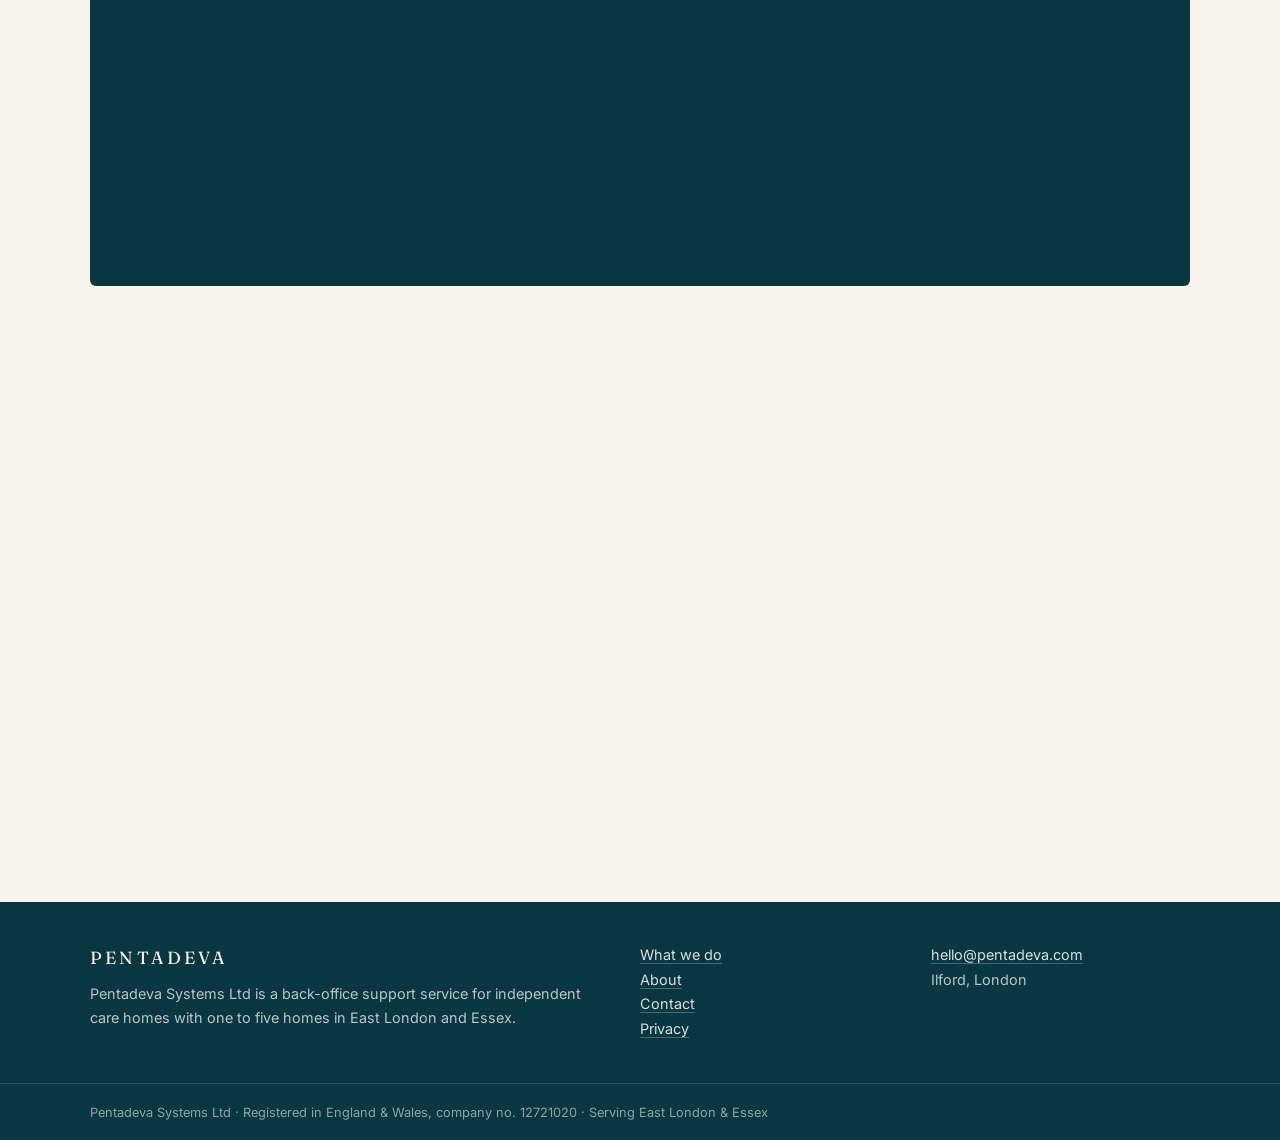
<file: services.html>
<!doctype html>
<html lang="en-GB">
<head>
<meta charset="utf-8">
<meta name="viewport" content="width=device-width, initial-scale=1">
<title>What We Do &amp; What It Costs — Care Home Back-Office Support | Pentadeva</title>
<meta name="description" content="Care home admin support, CQC inspection preparation, compliance and audit help, and safe-recruitment files — done for you, in person, at a published price. East London &amp; Essex.">
<link rel="canonical" href="https://pentadeva.com/services">
<meta property="og:type" content="website">
<meta property="og:title" content="What Pentadeva does, and what it costs">
<meta property="og:description" content="The back office for independent care homes — published pricing, no sales funnel.">
<meta property="og:url" content="https://pentadeva.com/services">
<meta property="og:image" content="https://pentadeva.com/assets/og-image.png">
<link rel="icon" href="/assets/favicon.svg" type="image/svg+xml">
<link rel="apple-touch-icon" href="/assets/apple-touch-icon.png">
<link rel="stylesheet" href="/assets/site.css">
<script src="/assets/motion.js" defer></script>
<meta http-equiv="Content-Security-Policy" content="default-src 'self'; img-src 'self' data:; style-src 'self'; script-src 'self'; object-src 'none'; base-uri 'self'; form-action 'none'">
<script type="application/ld+json">
{
  "@context": "https://schema.org",
  "@type": "Service",
  "name": "Care home back-office support",
  "provider": {"@type": "ProfessionalService", "name": "Pentadeva", "legalName": "Pentadeva Systems Ltd", "url": "https://pentadeva.com/"},
  "serviceType": "Care home administration, CQC inspection preparation, compliance and audit support, recruitment file compliance",
  "areaServed": ["East London","Essex","Redbridge","Havering","Barking and Dagenham","Waltham Forest"],
  "offers": [
    {"@type": "Offer", "name": "Founding pilot (months 1–3)", "price": "99", "priceCurrency": "GBP", "description": "Per home per month: hands-on setup, migration and service shaped around the home."},
    {"@type": "Offer", "name": "Founding rate (from month 4)", "price": "449", "priceCurrency": "GBP", "description": "Per home per month, locked for 12 months, reserved for the first five homes."},
    {"@type": "Offer", "name": "Standard rate", "price": "749", "priceCurrency": "GBP", "description": "Per home per month from home six onwards."}
  ]
}
</script>
<script type="application/ld+json">
{
  "@context": "https://schema.org",
  "@type": "FAQPage",
  "mainEntity": [
    {"@type": "Question", "name": "Who is Pentadeva for?", "acceptedAnswer": {"@type": "Answer", "text": "Owner-operators of independent care homes with one to five homes in East London and Essex. We are built for small independents, not chains: one published price per home, delivered in person by the founder."}},
    {"@type": "Question", "name": "Is this software we have to learn?", "acceptedAnswer": {"@type": "Answer", "text": "No. Pentadeva is a hands-on service: we take over the admin work itself — rotas, training matrices, audits, inspection evidence — and run it with you. Any tools we use, we set up and operate for you, in your building."}},
    {"@type": "Question", "name": "How much does care home back-office support cost?", "acceptedAnswer": {"@type": "Answer", "text": "Pentadeva's pricing is published: £99 per home per month for the first three months (setup and migration included), then a founding rate of £449 per month locked for 12 months for the first five homes. The standard rate thereafter is £749 per home per month. No setup fee, cancel any time after 60 days."}},
    {"@type": "Question", "name": "Can you help us prepare for a CQC inspection?", "acceptedAnswer": {"@type": "Answer", "text": "Yes — inspection readiness is the core of the service. We keep evidence filed against the CQC's quality statements as you go, so an inspection means opening a folder rather than reconstructing a year of paperwork. Around one in three care homes is currently rated below Good, and Well-led is the weakest-rated key question nationally — almost always an evidence and oversight problem, which is exactly what we run."}},
    {"@type": "Question", "name": "Which areas do you cover?", "acceptedAnswer": {"@type": "Answer", "text": "East London and Essex: Redbridge, Havering, Barking and Dagenham, Waltham Forest, and the Essex fringe including Chigwell, Loughton, Buckhurst Hill, Romford and Brentwood. The service is delivered in person, so we stay where we can drive to you — homes further afield are taken on by arrangement."}}
  ]
}
</script>
</head>
<body>
<a class="skip" href="#main">Skip to content</a>

<header>
  <a class="brand" href="/"><img src="/assets/logo.png" alt="Pentadeva wings emblem" width="44" height="36"><span>PENTADEVA</span></a>
  <nav aria-label="Main">
    <a href="/services" aria-current="page" class="hide-s">What we do</a>
    <a href="/about" class="hide-s">About</a>
    <a href="/contact">Contact</a>
    <a class="tel" href="mailto:hello@pentadeva.com">hello@pentadeva.com</a>
  </nav>
</header>

<main id="main">
  <div class="page-head">
    <h1>What we do, and what it costs</h1>
    <p class="sub">One service, one published price per home. No demo, no sales funnel, no "book a call to find out". The work below is delivered in person, by the founder, in your building.</p>
  </div>

  <section class="svc" aria-labelledby="s1">
    <div class="svc-row"><img src="/assets/ill/icon-inbox.svg" alt="" width="200" height="200"><h2 id="s1">Care home admin &amp; back-office support</h2></div>
    <p>The standing load that eats an owner's week — taken over and run to a monthly rhythm:</p>
    <ul>
      <li>Rotas built and maintained, cover gaps flagged early</li>
      <li>Training matrix tracked — expiries chased before they lapse, not after</li>
      <li>Supervision and appraisal schedules kept current, with records filed</li>
      <li>Admin inbox triage: supplier emails, CQC correspondence, local-authority chasers</li>
      <li>Policy review dates tracked and documents kept audit-ready</li>
    </ul>
  </section>

  <section class="svc" aria-labelledby="s2">
    <div class="svc-row"><img src="/assets/ill/icon-ready.svg" alt="" width="200" height="200"><h2 id="s2">CQC inspection preparation</h2></div>
    <p>Around one in three care homes is currently rated below Good, and Well-led is the weakest-rated key question nationally — almost always an evidence problem rather than a care problem. We run inspection readiness as a permanent state, not a panic:</p>
    <ul>
      <li>Evidence filed continuously against the CQC quality statements</li>
      <li>Mock inspection walk-throughs before the real one</li>
      <li>Action plans written, tracked and closed — with a paper trail</li>
      <li>Your team prepared for what inspectors actually ask</li>
    </ul>
  </section>

  <section class="people" aria-label="Inspection day, without the dread">
    <figure class="pframe " data-tilt="2.4">
      <div class="pf-media"><video muted loop playsinline preload="none" poster="/assets/people/manager.jpg" aria-label="A confident care home manager walking a bright corridor with a single folder"><source src="/assets/people/manager.webm" type="video/webm"><source src="/assets/people/manager.mp4" type="video/mp4"><img src="/assets/people/manager.jpg" alt="A confident care home manager walking a bright corridor with a single folder" width="1280" height="720"></video></div>
      <img class="frag f-tr" src="/assets/ill/frag-folder.svg" alt="" data-depth="34" width="100" height="100">
      <img class="frag f-bl hide-s" src="/assets/ill/frag-seal.svg" alt="" data-depth="-28" width="100" height="100">
      <figcaption><span class="pf-tags">CQC &bull; WELL-LED &bull; READY</span><span class="pf-title">Inspection day, without the dread</span></figcaption>
    </figure>
  </section>

  <section class="svc" aria-labelledby="s3">
    <div class="svc-row"><img src="/assets/ill/doc-audit.svg" alt="" width="200" height="200"><h2 id="s3">Compliance &amp; audit support</h2></div>
    <p>The monthly and quarterly audit cycle a small home rarely has time to run properly:</p>
    <ul>
      <li>Medication, care-plan, infection-control and premises audit schedules run on time</li>
      <li>Findings logged with owners and deadlines — and chased to closure</li>
      <li>Regulation 17 (good governance) oversight records kept inspection-ready</li>
    </ul>
  </section>

  <section class="svc" aria-labelledby="s4">
    <div class="svc-row"><img src="/assets/ill/icon-team.svg" alt="" width="200" height="200"><h2 id="s4">Recruitment &amp; staff-file compliance</h2></div>
    <p>Built on recruitment-industry experience at Hays, the UK&rsquo;s largest recruiter:</p>
    <ul>
      <li>Staff files kept complete against Schedule 3 safe-recruitment requirements</li>
      <li>DBS, references and right-to-work tracked with renewal dates</li>
      <li>Vacancy support: advert drafting, candidate screening, interview scheduling</li>
    </ul>
  </section>

  <section class="svc" aria-labelledby="price-h">
    <div class="offer">
      <h2 id="price-h">Pricing — published, because you shouldn&rsquo;t have to ask</h2>
      <p class="scarce">The Founding Partner Pilot: five homes only.</p>
      <div class="ladder">
        <div class="rung">
          <div class="price">£99<span>/month</span></div>
          <p>Months 1–3 per home. Hands-on setup and migration included — we do the work of moving you over, free.</p>
        </div>
        <div class="rung">
          <div class="price">£449<span>/month</span></div>
          <p>Founding rate from month 4, locked for 12 months. Reserved for the first five homes.</p>
        </div>
        <div class="rung">
          <div class="price">£749<span>/month</span></div>
          <p>Standard rate from home six onwards.</p>
        </div>
      </div>
      <p class="small">Simple Direct Debit, first collection at go-live. No setup fee. No contract lock-in — cancel any time after 60 days. Founding homes get the founder's personal attention and shape how the service develops. Multi-home groups: staged rollouts, agreed home by home.</p>
    </div>
  </section>

  <section class="faq" aria-labelledby="faq-h">
    <h2 id="faq-h">Questions owners actually ask</h2>
    <details>
      <summary>Who is this for?</summary>
      <p>Owner-operators of independent care homes — one to five homes — in East London and Essex. We're built for small independents, not chains. If you run twenty homes with a head office, we're not your fit, and we'll say so. Outside East London and Essex? If we can drive to you, we can talk.</p>
    </details>
    <details>
      <summary>Is this software we have to learn?</summary>
      <p>No. We take over the work itself. Any tools we use, we set up and operate for you, in your building. Your staff never learn a new system alone.</p>
    </details>
    <details>
      <summary>We already use care software — does that matter?</summary>
      <p>Not at all. Care-records systems hold your daily care notes; we run the back office around them — rotas, training, audits, evidence, correspondence. We work with whatever you already have.</p>
    </details>
    <details>
      <summary>What happens in the first month?</summary>
      <p>We visit, map how the home actually runs, and take over the admin load piece by piece — in person, at your pace. By the end of month one you should already be chasing nothing.</p>
    </details>
    <details>
      <summary>Why is the price published?</summary>
      <p>Because the alternative — "book a demo to find out" — wastes your time and ours. One price per home, flat. It never changes mid-relationship, and the founding rate is locked in writing.</p>
    </details>
  </section>

</main>

<footer>
  <div class="foot-in">
    <div>
      <div class="wm">PENTADEVA</div>
      <p>Pentadeva Systems Ltd is a back-office support service for independent care homes with one to five homes in East London and Essex.</p>
    </div>
    <div>
      <ul>
        <li><a href="/services">What we do</a></li>
        <li><a href="/about">About</a></li>
        <li><a href="/contact">Contact</a></li>
        <li><a href="/privacy">Privacy</a></li>
      </ul>
    </div>
    <div>
      <ul>
        <li><a href="mailto:hello@pentadeva.com">hello@pentadeva.com</a></li>
        <li>Ilford, London</li>
      </ul>
    </div>
  </div>
  <div class="foot-legal">
    <div>Pentadeva Systems Ltd · Registered in England &amp; Wales, company no. 12721020 · Serving East London &amp; Essex</div>
  </div>
</footer>

</body>
</html>
</file>
<file: assets/site.css>
/* ============================================================
   Pentadeva — pentadeva.com
   Design: "the letterhead, alive" — editorial professional
   services, not SaaS. Cream ground, teal structure, gold once.
   Fonts self-hosted. No third-party resources anywhere.
   ============================================================ */

/* ---------- fonts ---------- */
@font-face{font-family:'Fraunces';src:url('fonts/fraunces-latin-400-normal.woff2') format('woff2');font-weight:400;font-style:normal;font-display:swap}
@font-face{font-family:'Fraunces';src:url('fonts/fraunces-latin-500-normal.woff2') format('woff2');font-weight:500;font-style:normal;font-display:swap}
@font-face{font-family:'Fraunces';src:url('fonts/fraunces-latin-600-normal.woff2') format('woff2');font-weight:600;font-style:normal;font-display:swap}
@font-face{font-family:'Fraunces';src:url('fonts/fraunces-latin-400-italic.woff2') format('woff2');font-weight:400;font-style:italic;font-display:swap}
@font-face{font-family:'Inter';src:url('fonts/inter-latin-400-normal.woff2') format('woff2');font-weight:400;font-style:normal;font-display:swap}
@font-face{font-family:'Inter';src:url('fonts/inter-latin-500-normal.woff2') format('woff2');font-weight:500;font-style:normal;font-display:swap}
@font-face{font-family:'Inter';src:url('fonts/inter-latin-600-normal.woff2') format('woff2');font-weight:600;font-style:normal;font-display:swap}

/* ---------- tokens ---------- */
:root{
  --teal:#0E4F5C;
  --ink:#093741;
  --cream:#F8F4EC;
  --paper:#FFFDF8;
  --gold:#C8A24B;
  --gold-deep:#A98433;
  --sage:#7FA8A4;
  --body:#2A3B40;
  --rule:#E3DCCB;
  --serif:'Fraunces',Georgia,'Times New Roman',serif;
  --sans:'Inter',-apple-system,BlinkMacSystemFont,'Segoe UI',sans-serif;
  --measure:62ch;
  --pad:clamp(1.25rem,4vw,2.5rem);
}

*{margin:0;padding:0;box-sizing:border-box}
html{scroll-behavior:smooth}
@media (prefers-reduced-motion:reduce){
  html{scroll-behavior:auto}
  *,*::before,*::after{animation:none!important;transition:none!important}
}
body{
  font-family:var(--sans);
  font-size:1.0625rem;
  line-height:1.65;
  color:var(--body);
  background:var(--cream);
  -webkit-font-smoothing:antialiased;
}

/* ---------- typography ---------- */
h1,h2,h3{font-family:var(--serif);color:var(--teal);line-height:1.12;font-weight:500}
h1{font-size:clamp(2.4rem,6vw,4.4rem);letter-spacing:-.01em}
h2{font-size:clamp(1.7rem,3.4vw,2.5rem);margin-bottom:.9rem}
h3{font-size:clamp(1.18rem,2vw,1.45rem);font-weight:600;margin-bottom:.4rem}
p{max-width:var(--measure)}
a{color:var(--teal)}
::selection{background:var(--gold);color:var(--ink)}

/* ---------- skip link & focus ---------- */
.skip{position:absolute;left:-9999px;top:0;background:var(--ink);color:var(--cream);padding:.6rem 1rem;z-index:99}
.skip:focus{left:0}
a:focus-visible,button:focus-visible{outline:3px solid var(--gold);outline-offset:3px;border-radius:2px}

/* ---------- header ---------- */
header{
  display:flex;align-items:center;justify-content:space-between;
  padding:1.1rem var(--pad);
  max-width:1180px;margin:0 auto;
}
.brand{display:flex;align-items:center;gap:.65rem;text-decoration:none}
.brand img{width:44px;height:auto}
.brand span{font-family:var(--serif);font-weight:600;font-size:1.22rem;letter-spacing:.14em;color:var(--teal)}
nav{display:flex;gap:1.6rem;align-items:center}
nav a{font-size:.95rem;font-weight:500;text-decoration:none;color:var(--ink);padding:.25rem 0;border-bottom:2px solid transparent;transition:border-color .18s}
nav a:hover,nav a[aria-current]{border-bottom-color:var(--gold)}
nav a.tel{color:var(--teal);font-weight:600}
@media(max-width:700px){nav{gap:1rem}nav a.hide-s{display:none}}

/* ---------- hero: the letter ---------- */
.hero{max-width:1180px;margin:0 auto;padding:clamp(1.5rem,4vw,3.5rem) var(--pad) clamp(2.5rem,6vw,5rem)}
.letter{
  position:relative;
  background:var(--paper);
  border:1px solid var(--rule);
  border-radius:3px;
  box-shadow:0 1px 2px rgba(9,55,65,.05),0 12px 40px -12px rgba(9,55,65,.18);
  padding:clamp(2rem,5.5vw,4.5rem) clamp(1.4rem,6vw,5rem) clamp(2.2rem,5vw,4rem);
  overflow:hidden;
}
.letter::after{ /* paper grain, pure css */
  content:"";position:absolute;inset:0;pointer-events:none;opacity:.5;
  background-image:radial-gradient(rgba(14,79,92,.025) 1px,transparent 1px);
  background-size:7px 7px;
}
.letter-head{display:flex;align-items:center;gap:1rem;margin-bottom:clamp(1.6rem,4vw,3rem)}
.letter-head img{width:clamp(56px,7vw,78px);height:auto}
.letter-head .wm{font-family:var(--serif);font-weight:600;letter-spacing:.2em;color:var(--teal);font-size:clamp(1rem,1.8vw,1.35rem)}
.letter-head .tag{font-size:.72rem;letter-spacing:.18em;color:var(--sage);margin-top:.2rem}
.gold-rule{height:2px;background:linear-gradient(90deg,var(--gold) 0%,var(--gold) 100%);border:none;margin:0 0 clamp(1.6rem,4vw,2.6rem);transform-origin:left center}
.hero h1{max-width:13ch}
.hero .sub{margin-top:1.3rem;font-size:clamp(1.05rem,1.6vw,1.25rem);max-width:56ch;color:var(--body)}
.hero .sub strong{color:var(--teal);font-weight:600}
.cta-row{display:flex;gap:.9rem;flex-wrap:wrap;margin-top:2rem;align-items:center}
.btn{display:inline-block;text-decoration:none;font-weight:600;font-size:1.02rem;
  padding:.85rem 1.5rem;border-radius:3px;transition:transform .15s,box-shadow .15s,background .15s}
.btn-gold{background:var(--gold);color:var(--ink);box-shadow:0 2px 0 var(--gold-deep)}
.btn-gold:hover{transform:translateY(-1px);box-shadow:0 3px 0 var(--gold-deep)}
.btn-ghost{border:1.5px solid var(--teal);color:var(--teal)}
.btn-ghost:hover{background:var(--teal);color:var(--cream)}
.hero .ps{margin-top:2.2rem;font-family:var(--serif);font-style:italic;color:var(--teal);font-size:1.05rem}

/* hero load sequence */
.rise{opacity:0;transform:translateY(14px);animation:rise .7s cubic-bezier(.2,.6,.2,1) forwards}
.d1{animation-delay:.1s}.d2{animation-delay:.28s}.d3{animation-delay:.46s}.d4{animation-delay:.64s}.d5{animation-delay:.82s}
@keyframes rise{to{opacity:1;transform:none}}
.draw{transform:scaleX(0);animation:draw 1s .5s cubic-bezier(.65,0,.35,1) forwards}
@keyframes draw{to{transform:scaleX(1)}}
@media (prefers-reduced-motion:reduce){.rise,.draw{opacity:1;transform:none}}

/* ---------- sections ---------- */
section{max-width:1180px;margin:0 auto;padding:clamp(2.2rem,5vw,4rem) var(--pad)}
.lede{font-size:clamp(1.05rem,1.6vw,1.2rem);max-width:58ch}

/* outcomes */
.outcomes{display:grid;grid-template-columns:repeat(auto-fit,minmax(250px,1fr));gap:1.6rem;margin-top:2rem}
.outcome{border-top:2px solid var(--teal);padding-top:1rem}
.outcome h3{color:var(--teal)}
.outcome p{font-size:.98rem}

/* steps — a true sequence */
.steps{counter-reset:step;margin-top:1.8rem;border-top:1px solid var(--rule)}
.step{display:grid;grid-template-columns:minmax(52px,72px) 1fr;gap:1rem;padding:1.5rem 0;border-bottom:1px solid var(--rule)}
.step::before{counter-increment:step;content:counter(step);
  font-family:var(--serif);font-size:2rem;color:var(--gold-deep);line-height:1}
.step h3{margin-bottom:.3rem}
.step p{font-size:1rem}

/* founding offer */
.offer{background:var(--ink);color:#EAE4D6;border-radius:6px;padding:clamp(1.8rem,4.5vw,3.2rem)}
.offer h2{color:var(--cream)}
.offer .scarce{color:var(--gold);font-family:var(--serif);font-style:italic;font-size:1.08rem;margin-bottom:1.6rem}
.ladder{display:grid;grid-template-columns:repeat(auto-fit,minmax(215px,1fr));gap:1.1rem;margin:1.4rem 0 1.5rem}
.rung{border:1px solid rgba(200,162,75,.5);border-radius:4px;padding:1.1rem 1.2rem;background:rgba(255,255,255,.04)}
.rung .price{font-family:var(--serif);font-size:2rem;color:#fff}
.rung .price span{font-size:.95rem;color:var(--sage)}
.rung p{font-size:.9rem;color:#D8D2C2;margin-top:.45rem;max-width:none}
.offer .small{font-size:.92rem;color:#CFC8B6;max-width:70ch}
.offer a{color:var(--gold)}

/* founder */
.founder{display:grid;grid-template-columns:minmax(220px,340px) 1fr;gap:clamp(1.5rem,4vw,3.5rem);align-items:start}
@media(max-width:820px){.founder{grid-template-columns:1fr}}
.founder-card{background:var(--paper);border:1px solid var(--rule);border-radius:4px;padding:2rem;text-align:center}
.founder-card img{width:70%;max-width:220px;height:auto;margin:0 auto 1rem}
.founder-card .name{font-family:var(--serif);font-weight:600;color:var(--teal);font-size:1.2rem}
.founder-card .role{font-size:.9rem;color:var(--sage);margin-top:.2rem}
.founder p + p{margin-top:1rem}
.founder .quiet{font-size:.95rem;color:#5A6A6E}

/* areas */
.areas p{max-width:66ch}
.areas .boroughs{margin-top:1rem;font-family:var(--serif);font-size:clamp(1.1rem,2.2vw,1.5rem);color:var(--teal);line-height:1.8;max-width:none}

/* footer */
footer{background:var(--ink);color:#B9C6C9;margin-top:3rem}
.foot-in{max-width:1180px;margin:0 auto;padding:2.6rem var(--pad);display:grid;grid-template-columns:2fr 1fr 1fr;gap:2rem}
@media(max-width:760px){.foot-in{grid-template-columns:1fr}}
footer .wm{font-family:var(--serif);letter-spacing:.18em;color:var(--cream);font-size:1.1rem;margin-bottom:.6rem}
footer p,footer li{font-size:.9rem;line-height:1.7}
footer ul{list-style:none}
footer a{color:#D8E0E2;text-decoration:none;border-bottom:1px solid rgba(216,224,226,.3)}
footer a:hover{color:var(--gold)}
.foot-legal{border-top:1px solid rgba(185,198,201,.2)}
.foot-legal div{max-width:1180px;margin:0 auto;padding:1.1rem var(--pad);font-size:.8rem;color:#8FA2A6}

/* ---------- inner pages ---------- */
.page-head{max-width:1180px;margin:0 auto;padding:clamp(2rem,5vw,3.5rem) var(--pad) 0}
.page-head h1{font-size:clamp(2rem,4.5vw,3.2rem);max-width:18ch}
.page-head .sub{margin-top:1rem;font-size:1.12rem;max-width:58ch}
.svc{border-top:1px solid var(--rule)}
.svc h2{max-width:20ch}
.svc ul{margin:1rem 0 0 1.2rem;max-width:62ch}
.svc li{margin-bottom:.5rem}
.faq details{border-bottom:1px solid var(--rule);padding:1rem 0}
.faq summary{font-family:var(--serif);font-size:1.15rem;color:var(--teal);cursor:pointer;font-weight:500}
.faq details p{margin-top:.7rem}
.contact-big{font-family:var(--serif);font-size:clamp(1.6rem,4vw,2.6rem);color:var(--teal);line-height:1.5}
.contact-big a{text-decoration:none;border-bottom:2px solid var(--gold)}

/* ---------- motion enhancement (set by assets/motion.js; absent = fully static) ---------- */
.motion .r{opacity:0;transform:translateY(16px);transition:opacity .65s cubic-bezier(.2,.6,.2,1),transform .65s cubic-bezier(.2,.6,.2,1)}
.motion .r.in{opacity:1;transform:none}
.motion .hero .letter{transition:transform .4s cubic-bezier(.2,.6,.2,1);will-change:transform}
.motion .btn{transition:transform .22s cubic-bezier(.2,.6,.2,1),box-shadow .15s,background .15s,color .15s}
@media (prefers-reduced-motion:reduce){.motion .r{opacity:1;transform:none}}
.mt1{margin-top:1rem}.mt2{margin-top:2rem}.mt25{margin-top:2.5rem}

/* ---------- illustrations ---------- */
.float-wrap{position:absolute;z-index:0;pointer-events:none}
.float-wrap img{width:100%;height:auto;display:block;filter:drop-shadow(0 14px 22px rgba(9,55,65,.14));transform:rotate(var(--rot,0deg))}
.fw1{top:-30px;right:-18px;width:150px}.fw1 img{--rot:8deg}
.fw2{bottom:-46px;left:-30px;width:172px}.fw2 img{--rot:-7deg}
.fw3{top:34%;right:-54px;width:118px}.fw3 img{--rot:14deg}
@media(max-width:1240px){.fw2,.fw3{display:none}.fw1{right:8px;top:-24px;width:104px}}
.letter{z-index:1}
.motion .float-wrap img{animation:bob 7s ease-in-out infinite alternate}
.motion .fw2 img{animation-delay:1.6s}
.motion .fw3 img{animation-delay:3.2s}
@keyframes bob{from{transform:rotate(var(--rot,0deg)) translateY(-5px)}to{transform:rotate(var(--rot,0deg)) translateY(7px)}}
@media (prefers-reduced-motion:reduce){.motion .float-wrap img{animation:none}}
.oicon{width:84px;height:84px;display:block;margin-bottom:.9rem}
.step{grid-template-columns:minmax(52px,72px) 1fr minmax(120px,160px);align-items:center}
.sart{width:100%;max-width:160px;justify-self:end}
@media(max-width:700px){.step{grid-template-columns:minmax(44px,56px) 1fr}.sart{display:none}}
.map-wrap{margin-top:2.2rem;max-width:860px}
.map-wrap img{width:100%;height:auto;display:block;filter:drop-shadow(0 18px 30px rgba(9,55,65,.10))}
.founder-card .emblem{width:100%;max-width:300px;margin:0 auto .6rem}
.svc-row{display:flex;align-items:center;gap:1.1rem;flex-wrap:wrap}
.svc-row img{width:56px;height:56px;object-fit:contain;flex:none}
.motion [data-tilt]{transition:transform .4s cubic-bezier(.2,.6,.2,1);will-change:transform}
.motion [data-para]{will-change:transform}

/* ---------- cost calculator ---------- */
.calc-grid{display:grid;grid-template-columns:1.1fr 1fr;gap:clamp(1.5rem,4vw,3.2rem);margin-top:2rem;align-items:start}
@media(max-width:820px){.calc-grid{grid-template-columns:1fr}}
.calc-in label{display:flex;justify-content:space-between;align-items:baseline;gap:1rem;font-weight:600;color:var(--ink);font-size:1rem;margin-top:1.4rem}
.calc-in label:first-child{margin-top:0}
.calc-in output{font-family:var(--serif);font-size:1.35rem;color:var(--teal);white-space:nowrap}
.calc-in input[type=range]{width:100%;margin:.7rem 0 .2rem;accent-color:var(--gold);height:1.6rem;cursor:pointer}
.calc-note{font-size:.88rem;color:#5A6A6E;margin-top:1.4rem;max-width:56ch}
.calc-out{background:var(--paper);border:1px solid var(--rule);border-radius:6px;padding:clamp(1.4rem,3vw,2.2rem);box-shadow:0 12px 40px -18px rgba(9,55,65,.25)}
.calc-big > span{display:block;font-family:var(--serif);font-size:clamp(2.6rem,6vw,3.8rem);color:var(--teal);line-height:1.05}
.calc-big small{display:block;font-size:.95rem;color:#5A6A6E;margin-top:.4rem}
.calc-row{display:flex;justify-content:space-between;align-items:baseline;gap:1rem;border-top:1px solid var(--rule);padding:.8rem 0;margin-top:.2rem}
.calc-big + .calc-row{margin-top:1.2rem}
.calc-row b{font-family:var(--serif);font-size:1.4rem;color:var(--ink)}
.calc-row.gold b{color:var(--gold-deep)}
.calc-verdict{font-family:var(--serif);font-style:italic;color:var(--teal);margin-top:.6rem}

/* ---------- people frames (Lusion-style: media card + floating brand shards) ---------- */
.pframe{position:relative;margin:0}
.pf-media{position:relative;overflow:hidden;border-radius:18px;aspect-ratio:16/9;background:var(--ink);box-shadow:0 30px 60px -30px rgba(9,55,65,.45)}
.pf-media img,.pf-media video{position:absolute;inset:0;width:100%;height:100%;object-fit:cover;transform:scale(1.1)}
.frag{position:absolute;z-index:2;pointer-events:none;filter:drop-shadow(0 12px 18px rgba(9,55,65,.28))}
.pframe figcaption{margin-top:1.1rem}
.pf-tags{display:block;font-size:.78rem;letter-spacing:.14em;color:var(--sage);font-weight:600}
.pf-title{display:block;font-family:var(--serif);font-size:clamp(1.5rem,3.4vw,2.4rem);color:var(--ink);line-height:1.15;margin-top:.35rem}
.pf-title::before{content:"\2192";color:var(--gold-deep);margin-right:.6em}
.people{max-width:1180px;margin:0 auto;padding:clamp(1rem,3vw,2rem) var(--pad)}
.people-2 .pf-media{aspect-ratio:4/3}
.people-2{display:grid;grid-template-columns:1fr 1fr;gap:clamp(1.6rem,4vw,3rem);margin-top:2.4rem}
@media(max-width:760px){.people-2{grid-template-columns:1fr}.frag.hide-s{display:none}}
.f-tl{top:-26px;left:-22px;width:64px}.f-tr{top:-34px;right:6%;width:92px}
.f-br{bottom:22%;right:-30px;width:110px}.f-bl{bottom:18%;left:-34px;width:84px}
.f-mid{top:38%;left:46%;width:46px;opacity:.95}
.motion .frag,.motion .pf-media img,.motion .pf-media video{will-change:transform}
</file>
